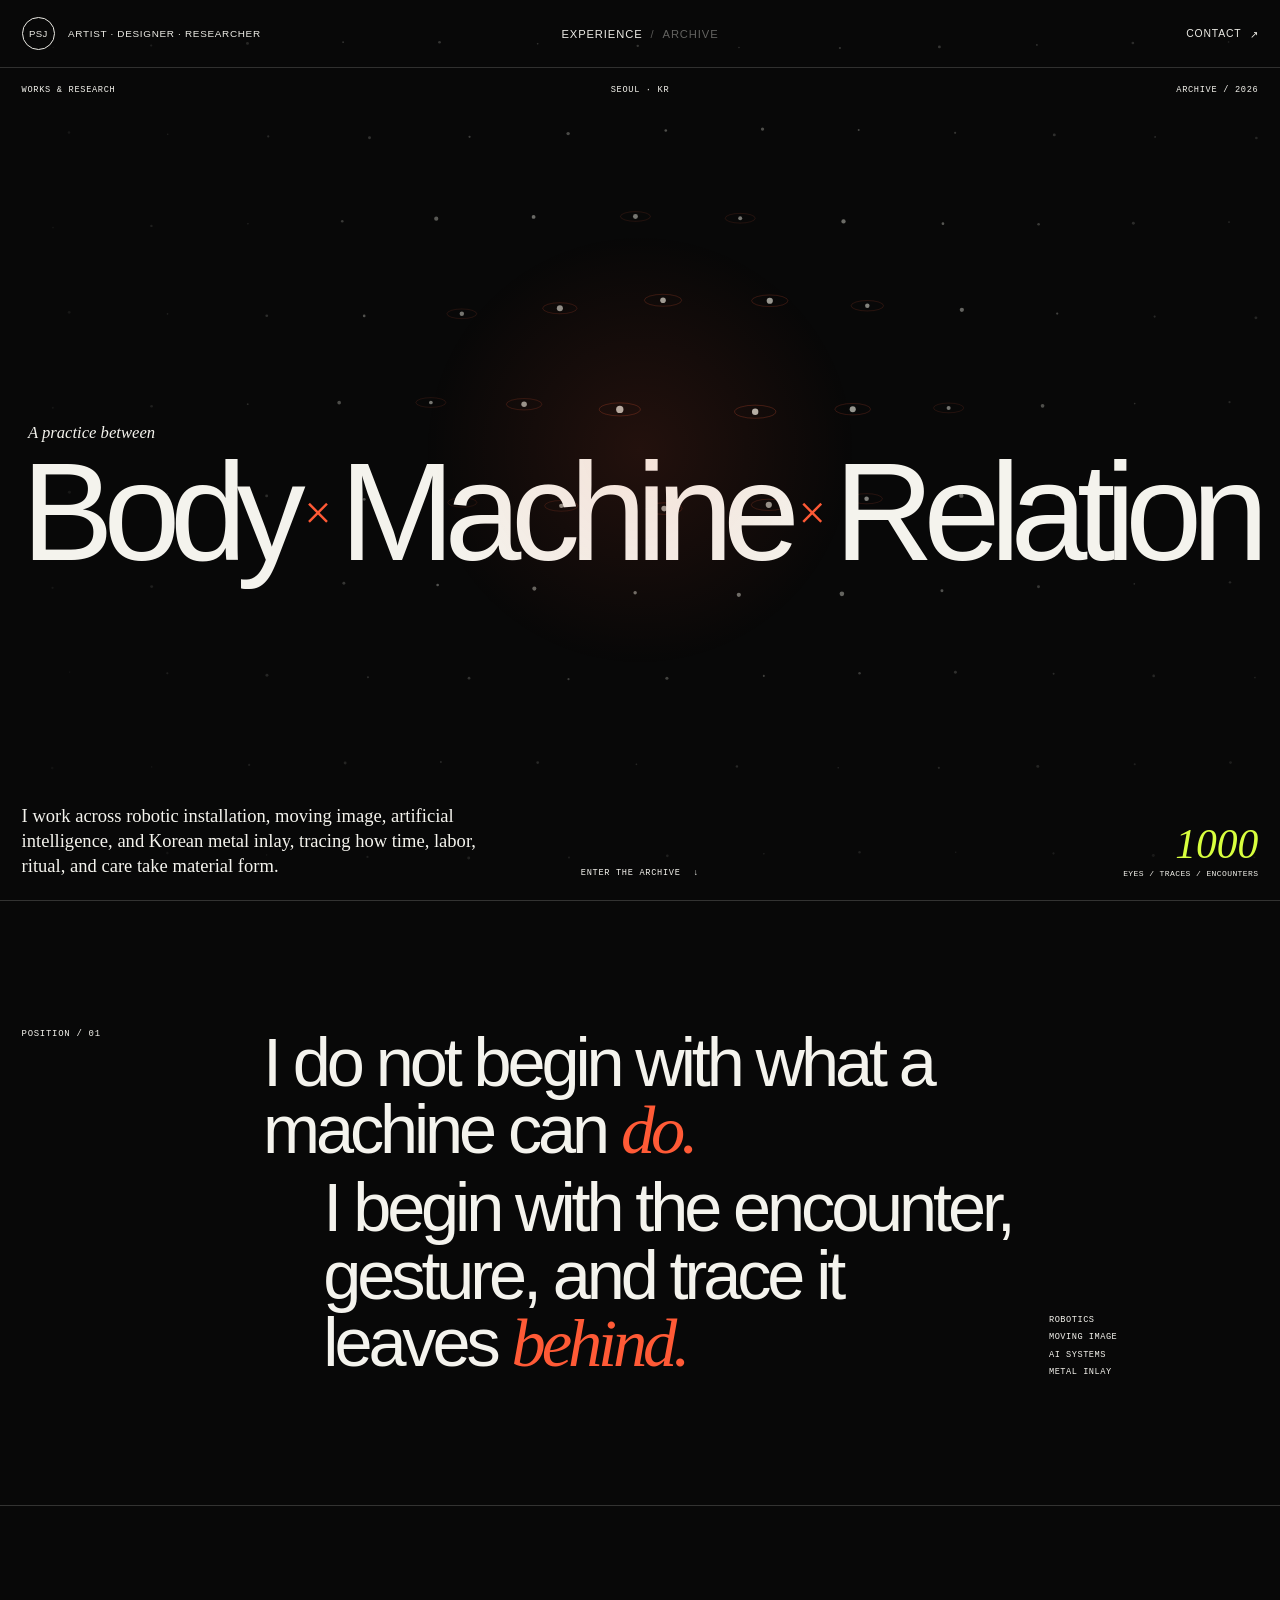
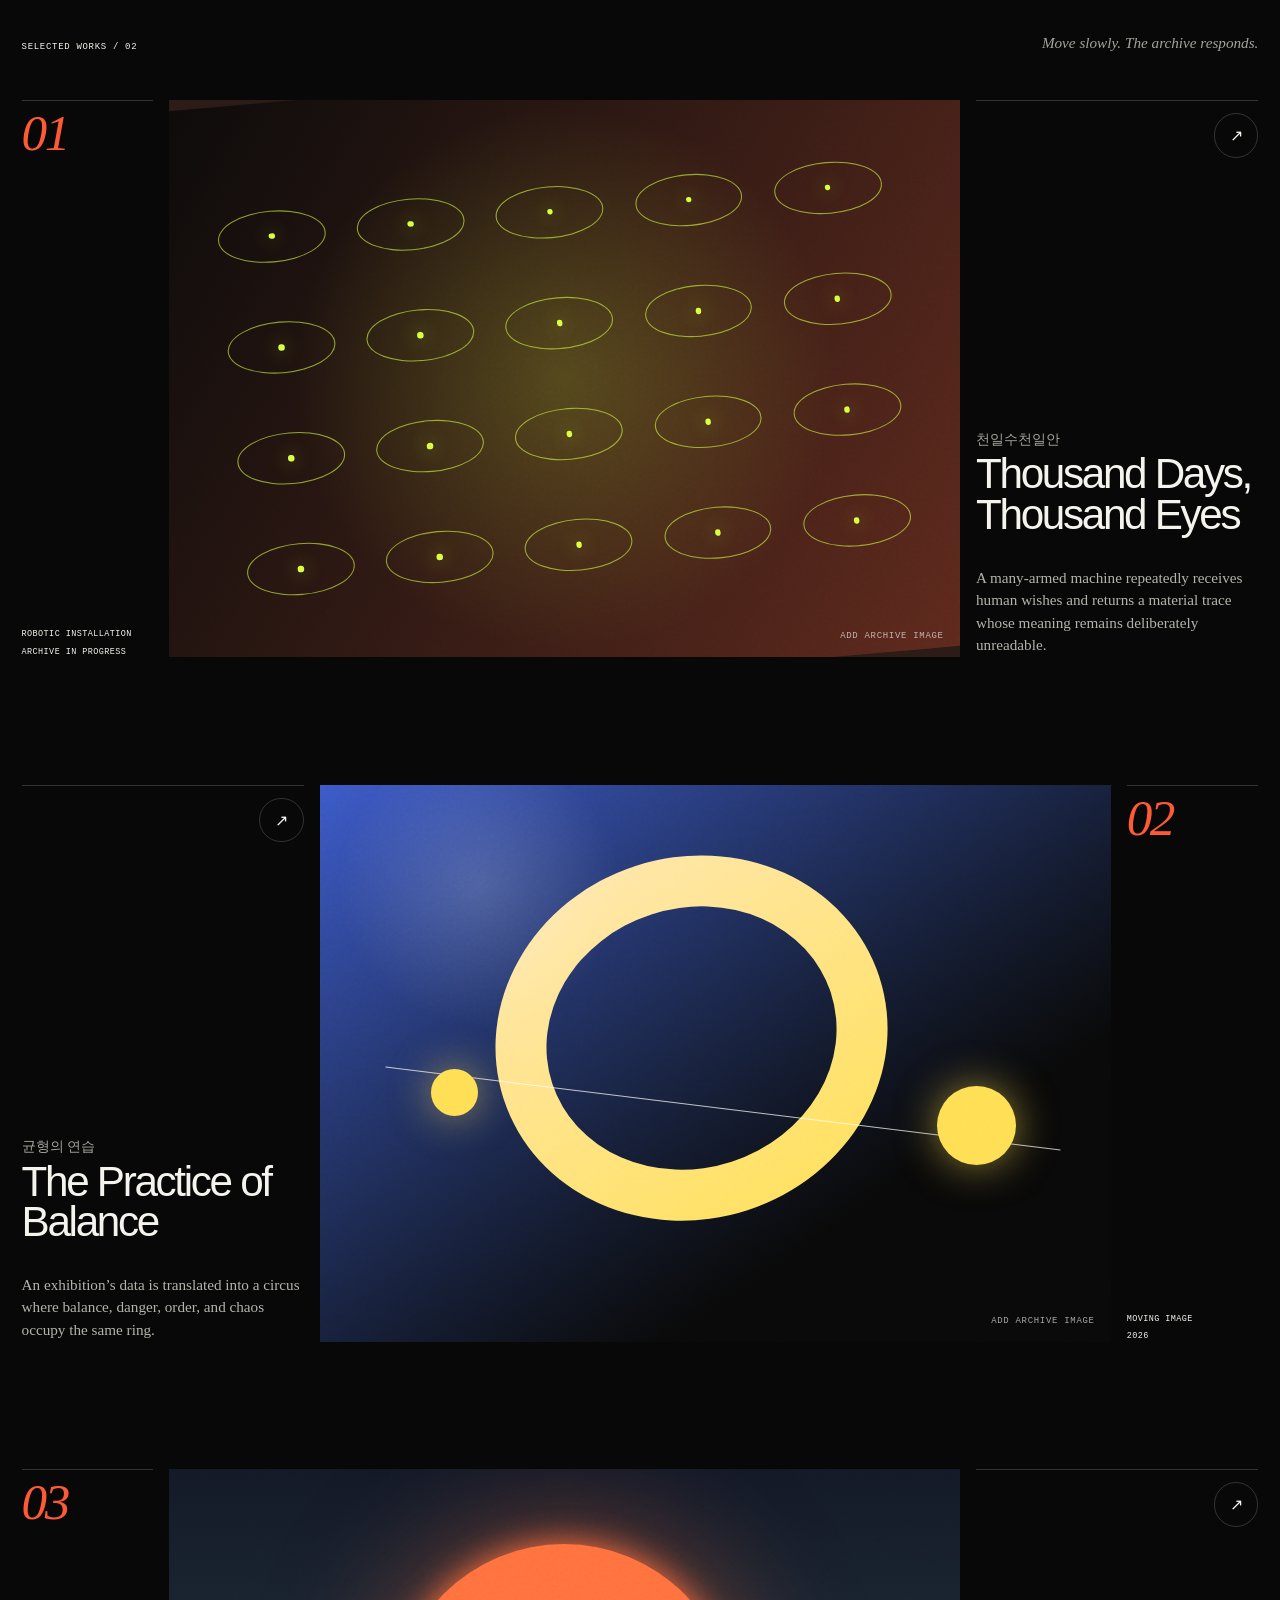
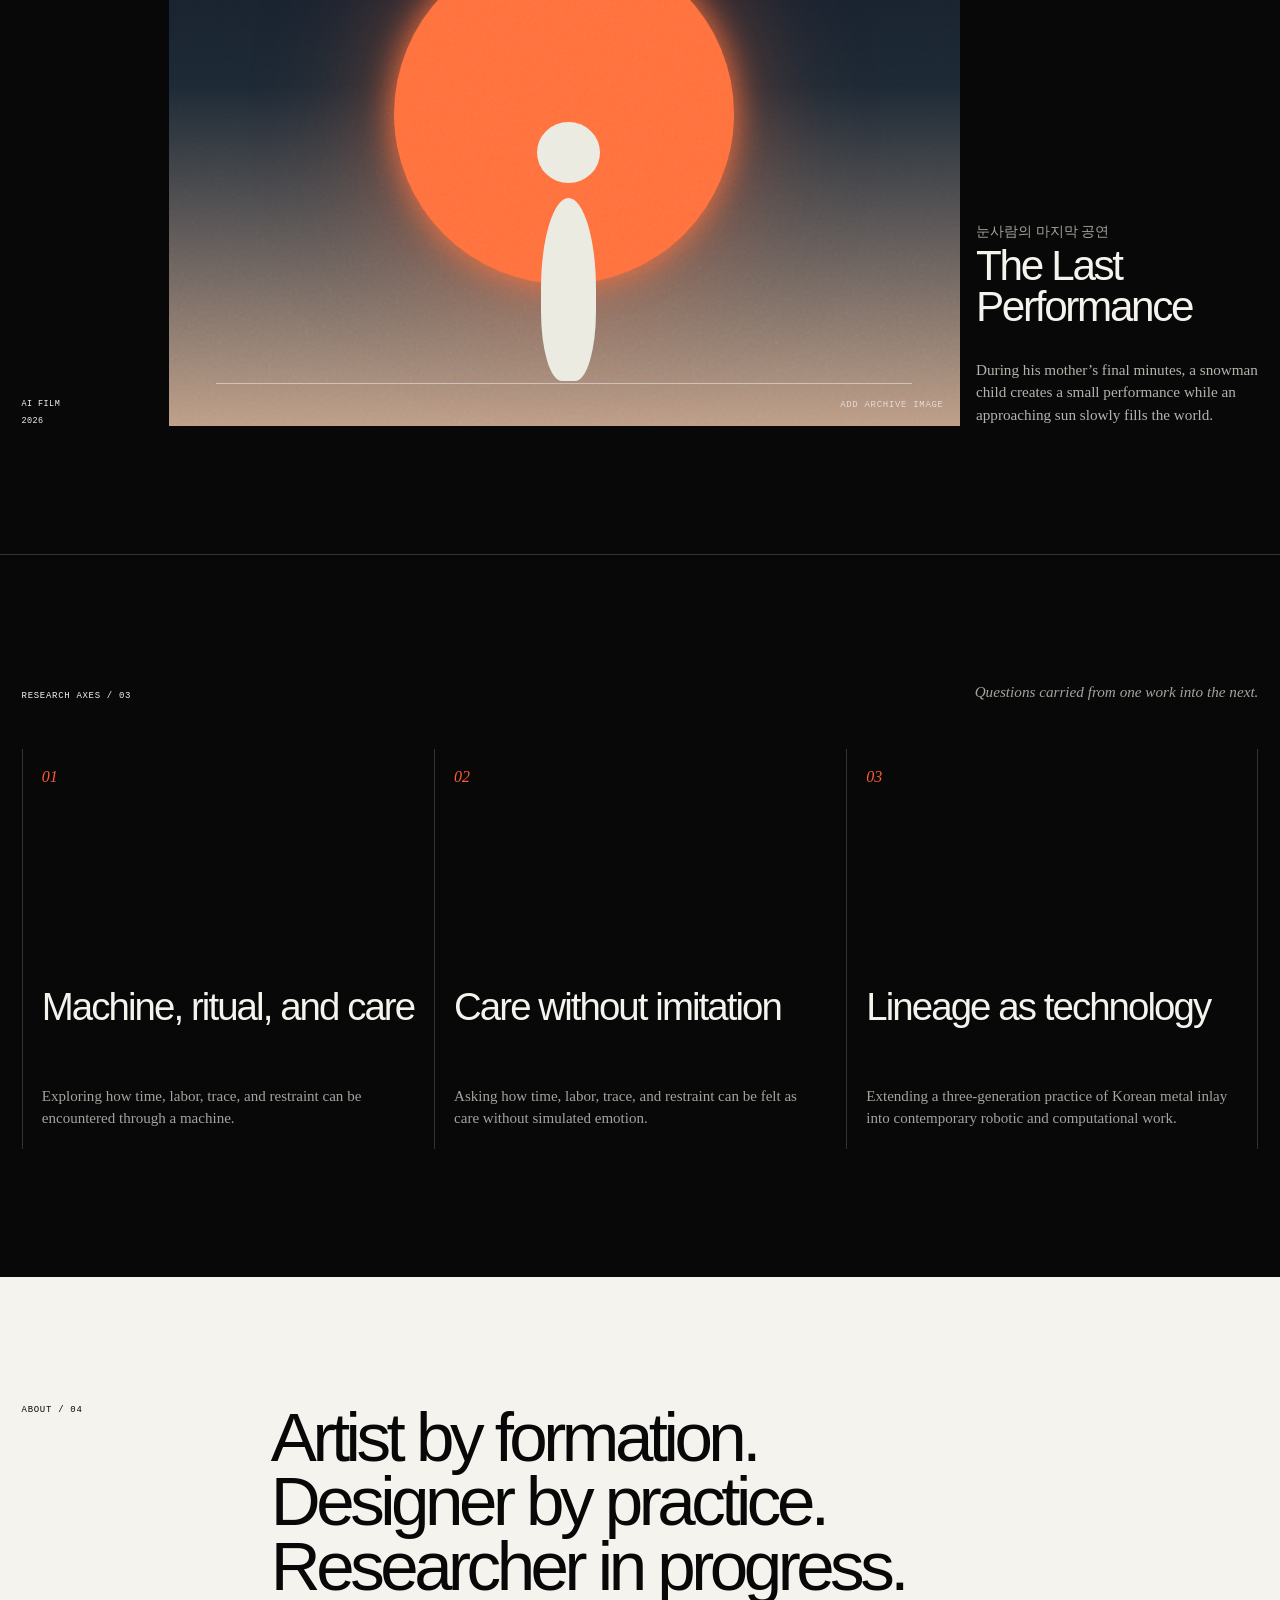
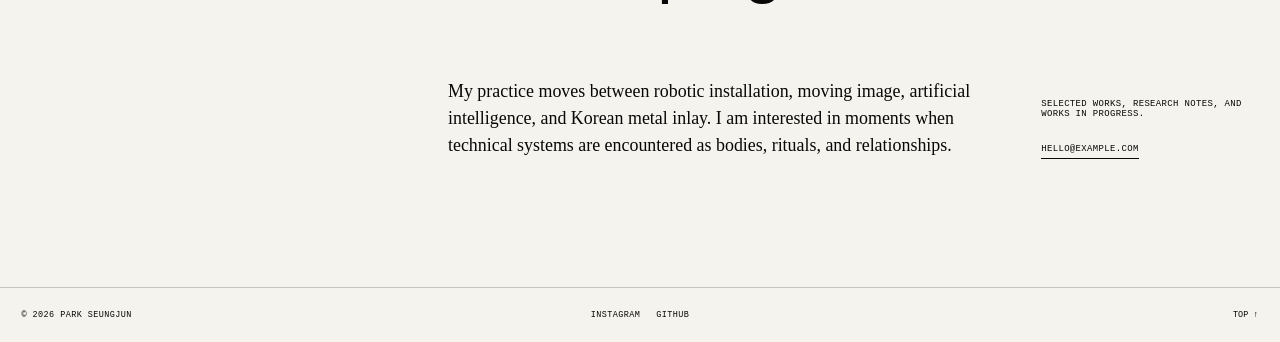
<file: index.html>
<!doctype html>
<html lang="en">
  <head>
    <meta charset="UTF-8" />
    <meta name="viewport" content="width=device-width, initial-scale=1" />
    <meta name="theme-color" content="#080808" />
    <meta
      name="description"
      content="Works and research archive of Park Seungjun — robotic installation, moving image, AI filmmaking, and Korean metal inlay."
    />
    <meta property="og:title" content="PARK SEUNGJUN — Works & Research" />
    <meta
      property="og:description"
      content="Robotic installation, moving image, artificial intelligence, Korean metal inlay, and research."
    />
    <title>PARK SEUNGJUN — Works & Research</title>
    <link rel="icon" href="./public/favicon.svg" type="image/svg+xml" />
    <link rel="stylesheet" href="./styles.css?v=studio8b" />
    <script type="module" src="./app.js?v=studio8b"></script>
  </head>
  <body>
    <a class="skip-link" href="#main">Skip to content</a>
    <div id="app">
      <main class="loading-screen" id="main">
        <p>Opening the archive…</p>
      </main>
    </div>
    <noscript>This portfolio requires JavaScript to load its archive data.</noscript>
  </body>
</html>
</file>
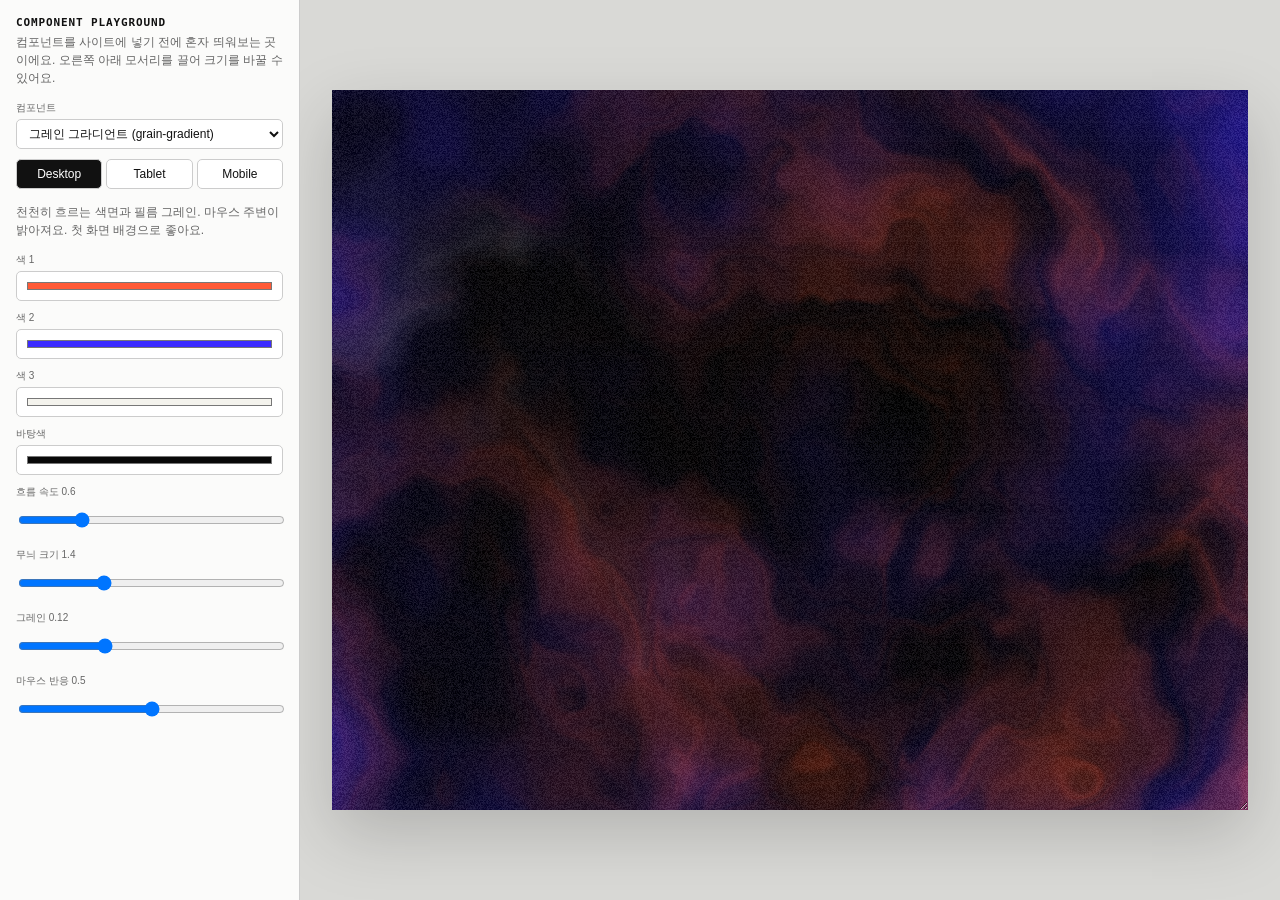
<file: components/playground.html>
<!doctype html>
<html lang="ko">
  <head>
    <meta charset="UTF-8" />
    <meta name="viewport" content="width=device-width, initial-scale=1" />
    <meta name="robots" content="noindex" />
    <title>Component Playground</title>
    <link rel="stylesheet" href="../styles.css?v=studio8b" />
    <style>
      body { background: #d9d9d6; color: #111; font: 12px Arial, sans-serif; margin: 0; }
      .playground { display: grid; grid-template-columns: 300px minmax(0, 1fr); min-height: 100vh; }
      .playground aside { background: #fbfbfa; border-right: 1px solid #ccc; overflow: auto; padding: 16px; }
      .playground h1 { font: 600 11px/1.2 monospace; letter-spacing: .08em; margin: 0 0 4px; text-transform: uppercase; }
      .playground p { color: #666; line-height: 1.5; margin: 0 0 14px; }
      .playground label { display: block; margin-bottom: 10px; }
      .playground label span { color: #666; display: block; font-size: 10px; margin-bottom: 4px; }
      .playground input:not([type="checkbox"]), .playground select, .playground textarea { background: #fff; border: 1px solid #ccc; border-radius: 5px; box-sizing: border-box; min-height: 30px; padding: 6px 8px; width: 100%; }
      .playground .sizes { display: grid; gap: 4px; grid-template-columns: repeat(3, 1fr); margin-bottom: 14px; }
      .playground .sizes button { background: #fff; border: 1px solid #ccc; border-radius: 5px; padding: 7px; }
      .playground .sizes button.is-active { background: #111; color: #fff; }
      .playground main { align-items: center; display: flex; justify-content: center; overflow: auto; padding: 32px; }
      .stage { background: #fff; box-shadow: 0 24px 64px rgba(0,0,0,.18); position: relative; resize: both; overflow: hidden; }
      .stage > [data-component] { height: 100%; inset: 0; position: absolute; width: 100%; }
      .error { color: #ad3131; white-space: pre-wrap; }
    </style>
  </head>
  <body>
    <div class="playground">
      <aside>
        <h1>Component playground</h1>
        <p>컴포넌트를 사이트에 넣기 전에 혼자 띄워보는 곳이에요. 오른쪽 아래 모서리를 끌어 크기를 바꿀 수 있어요.</p>
        <label><span>컴포넌트</span><select data-pick></select></label>
        <div class="sizes"><button data-size="1200x720" class="is-active" type="button">Desktop</button><button data-size="834x700" type="button">Tablet</button><button data-size="390x700" type="button">Mobile</button></div>
        <p data-description></p>
        <form data-props></form>
        <p class="error" data-error></p>
      </aside>
      <main><div class="stage" data-stage style="width:1200px;height:720px"></div></main>
    </div>
    <script type="module">
      import { loadComponentMetas, mountComponents, resolveProps } from "../archive/components-host.js?v=studio8b";
      const params = new URLSearchParams(location.search);
      const picker = document.querySelector("[data-pick]");
      const form = document.querySelector("[data-props]");
      const stage = document.querySelector("[data-stage]");
      const errorBox = document.querySelector("[data-error]");
      const escape = (value) => String(value ?? "").replace(/[&<>"']/g, (char) => ({ "&": "&amp;", "<": "&lt;", ">": "&gt;", '"': "&quot;", "'": "&#039;" })[char]);
      const metas = await loadComponentMetas();
      picker.innerHTML = metas.map((meta) => `<option value="${meta.id}">${escape(meta.name)} (${meta.id})</option>`).join("");
      if (params.get("c")) picker.value = params.get("c");
      let host = null;
      let props = {};

      const field = (prop, value) => {
        const name = `data-prop="${prop.key}"`;
        if (prop.type === "toggle") return `<label><input ${name} type="checkbox" ${value ? "checked" : ""}> ${escape(prop.label)}</label>`;
        if (prop.type === "select") return `<label><span>${escape(prop.label)}</span><select ${name}>${prop.options.map(([key, label]) => `<option value="${escape(key)}" ${key === value ? "selected" : ""}>${escape(label)}</option>`).join("")}</select></label>`;
        if (prop.type === "textarea" || prop.type === "images") return `<label><span>${escape(prop.label)}</span><textarea ${name} rows="4">${escape(Array.isArray(value) ? value.join("\n") : value)}</textarea></label>`;
        const type = prop.type === "range" ? "range" : prop.type === "number" ? "number" : prop.type === "color" ? "color" : "text";
        return `<label><span>${escape(prop.label)} <output>${prop.type === "range" ? escape(value) : ""}</output></span><input ${name} type="${type}" value="${escape(value)}" ${prop.min != null ? `min="${prop.min}"` : ""} ${prop.max != null ? `max="${prop.max}"` : ""} ${prop.step != null ? `step="${prop.step}"` : ""}></label>`;
      };

      const mount = () => {
        host?.destroy();
        errorBox.textContent = "";
        const meta = metas.find((item) => item.id === picker.value);
        stage.innerHTML = `<div class="canvas-component" data-component="${meta.id}" data-component-props="${escape(JSON.stringify(props))}"></div>`;
        host = mountComponents([stage], { editing: false });
        setTimeout(() => { const error = stage.querySelector("[data-component-error]")?.dataset.componentError; if (error) errorBox.textContent = error; }, 600);
      };

      const choose = () => {
        const meta = metas.find((item) => item.id === picker.value);
        props = resolveProps(meta, {});
        document.querySelector("[data-description]").textContent = meta.error ? `불러오기 실패: ${meta.error}` : meta.description;
        form.innerHTML = meta.props.map((prop) => field(prop, props[prop.key])).join("");
        mount();
      };

      form.addEventListener("input", (event) => {
        const input = event.target.closest("[data-prop]");
        if (!input) return;
        const meta = metas.find((item) => item.id === picker.value);
        const prop = meta.props.find((item) => item.key === input.dataset.prop);
        props[prop.key] = input.type === "checkbox" ? input.checked : ["range", "number"].includes(prop.type) ? Number(input.value) : prop.type === "images" ? input.value.split("\n").filter(Boolean) : input.value;
        const output = input.closest("label")?.querySelector("output");
        if (output) output.textContent = input.value;
        clearTimeout(form._timer);
        form._timer = setTimeout(mount, prop.type === "range" ? 120 : 300);
      });
      picker.addEventListener("change", choose);
      document.querySelectorAll("[data-size]").forEach((button) => button.addEventListener("click", () => {
        document.querySelectorAll("[data-size]").forEach((item) => item.classList.toggle("is-active", item === button));
        const [width, height] = button.dataset.size.split("x");
        stage.style.width = `${width}px`;
        stage.style.height = `${height}px`;
      }));
      choose();
    </script>
  </body>
</html>
</file>
<file: styles.css>
:root {
  --black: #080808;
  --white: #f4f3ed;
  --muted: #a4a39c;
  --accent: #ff5a36;
  --signal: #d8ff3e;
  --paper: #f1efe8;
  --ink: #11110f;
  --line-dark: rgba(244, 243, 237, 0.18);
  --line-light: rgba(17, 17, 15, 0.2);
  --sans: Arial, Helvetica, "Apple SD Gothic Neo", sans-serif;
  --serif: Georgia, "Times New Roman", "Noto Serif KR", serif;
  --mono: "SFMono-Regular", Consolas, "Liberation Mono", monospace;
}

* { box-sizing: border-box; }
html { background: var(--black); scroll-behavior: smooth; }
body { margin: 0; background: var(--black); color: var(--white); font-family: var(--sans); -webkit-font-smoothing: antialiased; text-rendering: optimizeLegibility; }
a { color: inherit; text-decoration: none; }
button, input, textarea, select { color: inherit; font: inherit; }
button { border: 0; }
::selection { background: var(--accent); color: var(--black); }
:focus-visible { outline: 2px solid currentColor; outline-offset: 4px; }
.skip-link { background: var(--white); color: var(--black); left: 1rem; padding: .65rem 1rem; position: fixed; top: -5rem; z-index: 100; }
.skip-link:focus { top: 1rem; }
.loading-screen { align-items: center; display: flex; font-family: var(--mono); font-size: .65rem; justify-content: center; letter-spacing: .08em; min-height: 100svh; text-transform: uppercase; }

.view-switch { align-items: center; display: flex; font-size: .7rem; gap: .5rem; letter-spacing: .08em; text-transform: uppercase; }
.view-switch a { opacity: .4; transition: opacity 180ms ease; }
.view-switch a:hover, .view-switch a.is-active { opacity: 1; }
.view-switch span { opacity: .35; }

/* Procedural project visuals */
.project-visual { background: color-mix(in srgb, var(--project-accent) 12%, #111); contain: paint; min-height: 16rem; overflow: hidden; position: relative; }
.project-visual > img { height: 100%; inset: 0; object-fit: cover; position: absolute; transition: filter 600ms ease, transform 900ms cubic-bezier(.16, 1, .3, 1); width: 100%; }
.project-visual__fallback { height: 100%; inset: 0; min-height: inherit; overflow: hidden; position: absolute; }
.project-visual__fallback::after { background-image: url("data:image/svg+xml,%3Csvg viewBox='0 0 180 180' xmlns='http://www.w3.org/2000/svg'%3E%3Cfilter id='n'%3E%3CfeTurbulence type='fractalNoise' baseFrequency='.92' numOctaves='3' stitchTiles='stitch'/%3E%3C/filter%3E%3Crect width='100%25' height='100%25' filter='url(%23n)' opacity='.24'/%3E%3C/svg%3E"); content: ""; inset: 0; mix-blend-mode: overlay; opacity: .42; pointer-events: none; position: absolute; }
.project-visual__upload-hint { bottom: 1rem; color: rgba(255,255,255,.64); font-family: var(--mono); font-size: .56rem; letter-spacing: .08em; position: absolute; right: 1rem; text-transform: uppercase; z-index: 4; }
.eye-field { background: radial-gradient(circle at 50% 50%, color-mix(in srgb, var(--project-secondary) 20%, transparent), transparent 52%), linear-gradient(125deg, #090909 0%, color-mix(in srgb, var(--project-accent) 40%, #090909) 100%); display: grid; gap: clamp(.7rem, 2.3vw, 2.2rem); grid-template-columns: repeat(5,1fr); inset: 0; padding: 11%; position: absolute; transform: scale(1.08) rotate(-5deg); }
.eye-field span { align-self: center; aspect-ratio: 2.1/1; border: 1px solid color-mix(in srgb, var(--project-secondary) 60%, transparent); border-radius: 50%; position: relative; transition: transform 500ms cubic-bezier(.16,1,.3,1); }
.eye-field span::after { aspect-ratio: 1; background: var(--project-secondary); border-radius: 50%; box-shadow: 0 0 1.1rem color-mix(in srgb,var(--project-secondary) 65%,transparent); content: ""; left: calc(50% - .17rem); position: absolute; top: calc(50% - .17rem); width: .34rem; }
.project-visual:hover .eye-field span:nth-child(3n+1) { transform: translateX(18%); }
.project-visual:hover .eye-field span:nth-child(3n+2) { transform: translateX(-16%); }
.balance-field { background: radial-gradient(circle at 20% 18%, rgba(255,255,255,.16), transparent 18%), linear-gradient(145deg, color-mix(in srgb,var(--project-accent) 78%,#090909),#090909 72%); inset: 0; position: absolute; }
.balance-field__ring { border: clamp(1.1rem,4vw,3.7rem) solid var(--project-secondary); border-radius: 50%; height: 65%; left: 22%; mix-blend-mode: screen; position: absolute; top: 13%; transform: rotate(-18deg); transition: transform 1.2s cubic-bezier(.16,1,.3,1); width: 50%; }
.balance-field__line { background: rgba(255,255,255,.72); height: 1px; left: 8%; position: absolute; top: 58%; transform: rotate(7deg); width: 86%; }
.balance-field__orb { aspect-ratio: 1; background: var(--project-secondary); border-radius: 50%; box-shadow: 0 0 2.5rem color-mix(in srgb,var(--project-secondary) 55%,transparent); position: absolute; transition: transform 1s cubic-bezier(.16,1,.3,1); }
.balance-field__orb--a { left: 14%; top: 51%; width: 6%; }
.balance-field__orb--b { right: 12%; top: 54%; width: 10%; }
.project-visual:hover .balance-field__ring { transform: rotate(11deg) scale(1.03); }
.project-visual:hover .balance-field__orb--a { transform: translate(12vw,-2.2rem); }
.project-visual:hover .balance-field__orb--b { transform: translate(-8vw,1.1rem); }
.sun-field { background: linear-gradient(180deg,#131927 0%,#1d2935 39%,color-mix(in srgb,var(--project-accent) 48%,#8c533b) 100%); inset: 0; position: absolute; }
.sun-field__disc { aspect-ratio: 1; background: var(--project-secondary); border-radius: 50%; box-shadow: 0 0 2rem color-mix(in srgb,var(--project-secondary) 95%,transparent),0 0 8rem color-mix(in srgb,var(--project-secondary) 52%,transparent); left: 50%; position: absolute; top: 44%; transform: translate(-50%,-50%); transition: transform 1.4s cubic-bezier(.16,1,.3,1); width: 43%; }
.sun-field__figure { background: #ecebe2; border-radius: 50% 50% 38% 38%; bottom: 8%; height: 33%; left: 47%; position: absolute; width: 7%; }
.sun-field__figure::after { background: #ecebe2; border-radius: 50%; content: ""; left: -7%; padding-top: 110%; position: absolute; top: -41%; width: 114%; }
.sun-field__horizon { background: rgba(255,255,255,.45); bottom: 7.5%; height: 1px; left: 6%; position: absolute; width: 88%; }
.project-visual:hover .sun-field__disc { transform: translate(-50%,-50%) scale(1.18); }

/* Immersive experience */
.experience-page { --mouse-x: 50vw; --mouse-y: 50vh; background: var(--black); color: var(--white); min-height: 100vh; overflow: clip; position: relative; }
.experience-page__aura { background: radial-gradient(circle 18rem at var(--mouse-x) var(--mouse-y),color-mix(in srgb,var(--accent) 11%,transparent),transparent 75%); inset: 0; pointer-events: none; position: fixed; z-index: 20; }
.experience-header { align-items: center; border-bottom: 1px solid var(--line-dark); display: grid; grid-template-columns: 1fr auto 1fr; left: 0; mix-blend-mode: difference; padding: 1.05rem 1.35rem; position: absolute; right: 0; top: 0; z-index: 30; }
.experience-header__name { align-items: center; display: flex; gap: .8rem; }
.experience-header__name span:first-child { border: 1px solid currentColor; border-radius: 50%; display: grid; font-size: .6rem; height: 2.1rem; letter-spacing: .04em; place-items: center; width: 2.1rem; }
.experience-header__name span:last-child { font-size: .62rem; letter-spacing: .07em; text-transform: uppercase; }
.experience-header__contact { align-items: center; display: flex; font-size: .65rem; gap: .5rem; justify-self: end; letter-spacing: .08em; text-transform: uppercase; }
.experience-header__contact span { transition: transform 200ms ease; }
.experience-header__contact:hover span { transform: translate(.2rem,-.2rem); }
.experience-hero { align-items: center; display: flex; min-height: 100svh; overflow: hidden; padding: 7rem 1.35rem 1.25rem; position: relative; }
.pointer-field { cursor: crosshair; height: 100%; inset: 0; position: absolute; touch-action: pan-y; width: 100%; }
.experience-hero::after { background: linear-gradient(90deg,rgba(8,8,8,.8),transparent 32%,transparent 72%,rgba(8,8,8,.38)),linear-gradient(0deg,rgba(8,8,8,.58),transparent 30%); content: ""; inset: 0; pointer-events: none; position: absolute; }
.experience-hero__topline { display: flex; font-family: var(--mono); font-size: .54rem; justify-content: space-between; left: 1.35rem; letter-spacing: .08em; position: absolute; right: 1.35rem; text-transform: uppercase; top: 5.3rem; z-index: 2; }
.experience-hero__topline span:nth-child(2) { left: 50%; position: absolute; transform: translateX(-50%); }
.experience-hero__title-wrap { pointer-events: none; position: relative; width: 100%; z-index: 2; }
.experience-hero__kicker { font-family: var(--serif); font-size: clamp(.88rem,1.3vw,1.2rem); font-style: italic; margin: 0 0 .8rem .4rem; }
.experience-hero h1 { align-items: center; display: flex; font-size: clamp(3.5rem,10.8vw,10rem); font-weight: 400; justify-content: space-between; letter-spacing: -.075em; line-height: .82; margin: 0; white-space: nowrap; }
.experience-hero h1 > span:not(.experience-hero__connector) { animation: title-breathe 8s ease-in-out infinite alternate; }
.experience-hero h1 > span:nth-child(3) { animation-delay: -2.6s; }
.experience-hero h1 > span:nth-child(5) { animation-delay: -5.2s; }
.experience-hero__connector { color: var(--accent); font-family: var(--serif); font-size: .35em; font-style: italic; letter-spacing: 0; margin: 0 .12em; }
@keyframes title-breathe { from { opacity: .82; transform: scaleX(.98); } to { opacity: 1; transform: scaleX(1.015); } }
.experience-hero__intro { bottom: 1.35rem; font-family: var(--serif); font-size: clamp(1rem,1.45vw,1.3rem); left: 1.35rem; line-height: 1.35; margin: 0; max-width: 31rem; position: absolute; z-index: 2; }
.experience-hero__scroll { align-items: center; bottom: 1.35rem; display: flex; font-family: var(--mono); font-size: .54rem; gap: .8rem; left: 50%; letter-spacing: .08em; position: absolute; text-transform: uppercase; transform: translateX(-50%); z-index: 3; }
.experience-hero__scroll span:last-child { animation: scroll-nudge 1.5s ease-in-out infinite; }
@keyframes scroll-nudge { 0%,100% { transform: translateY(-.15rem); } 50% { transform: translateY(.25rem); } }
.experience-hero__index { bottom: 1.35rem; display: flex; flex-direction: column; position: absolute; right: 1.35rem; text-align: right; z-index: 2; }
.experience-hero__index span:first-child { color: var(--signal); font-family: var(--serif); font-size: 2.6rem; font-style: italic; line-height: .9; }
.experience-hero__index span:last-child { font-family: var(--mono); font-size: .5rem; letter-spacing: .05em; margin-top: .4rem; text-transform: uppercase; }
.section-label { font-family: var(--mono); font-size: .56rem; letter-spacing: .08em; margin: 0; text-transform: uppercase; }
[data-reveal] { opacity: 0; transform: translateY(3rem); transition: opacity 900ms cubic-bezier(.16,1,.3,1),transform 900ms cubic-bezier(.16,1,.3,1); }
[data-reveal].is-visible { opacity: 1; transform: translateY(0); }
.experience-manifesto { border-bottom: 1px solid var(--line-dark); border-top: 1px solid var(--line-dark); display: grid; gap: 2rem; grid-template-columns: 1fr 3.6fr 1fr; padding: clamp(5rem,10vw,10rem) 1.35rem; }
.experience-manifesto__body p { font-size: clamp(2.25rem,5.35vw,5.8rem); font-weight: 400; letter-spacing: -.06em; line-height: .98; margin: 0; }
.experience-manifesto__body p + p { margin-top: .15em; padding-left: 8%; }
.experience-manifesto__body em { color: var(--accent); font-family: var(--serif); font-weight: 400; }
.experience-manifesto__aside { align-self: end; display: flex; flex-direction: column; font-family: var(--mono); font-size: .54rem; gap: .45rem; letter-spacing: .06em; text-transform: uppercase; }
.experience-works { padding: clamp(5rem,10vw,9rem) 1.35rem; }
.experience-section-head { align-items: end; display: flex; justify-content: space-between; margin-bottom: 3rem; }
.experience-section-head > p:last-child { color: var(--muted); font-family: var(--serif); font-size: .95rem; font-style: italic; margin: 0; }
.experience-works__list { display: flex; flex-direction: column; gap: clamp(5rem,10vw,10rem); }
.experience-work { --card-x: 0; --card-y: 0; display: grid; gap: 1rem; grid-template-columns: minmax(6rem,.7fr) minmax(0,4.2fr) minmax(16rem,1.5fr); position: relative; }
.experience-work:nth-child(even) { grid-template-columns: minmax(16rem,1.5fr) minmax(0,4.2fr) minmax(6rem,.7fr); }
.experience-work:nth-child(even) .experience-work__meta { grid-column: 3; grid-row: 1; }
.experience-work:nth-child(even) .project-visual { grid-column: 2; grid-row: 1; }
.experience-work:nth-child(even) .experience-work__copy { grid-column: 1; grid-row: 1; }
.experience-work__meta { border-top: 1px solid var(--line-dark); display: flex; flex-direction: column; font-family: var(--mono); font-size: .53rem; gap: .45rem; letter-spacing: .05em; padding-top: .75rem; text-transform: uppercase; }
.experience-work__meta span:first-child { color: var(--accent); font-family: var(--serif); font-size: 3.2rem; font-style: italic; letter-spacing: -.05em; line-height: .8; margin-bottom: auto; }
.experience-work > .project-visual { aspect-ratio: 1.42/1; transform: perspective(1100px) rotateY(calc(var(--card-x)*1.8deg)) rotateX(calc(var(--card-y)*-1.8deg)); transition: transform 500ms cubic-bezier(.16,1,.3,1); }
.experience-work__copy { align-content: end; border-top: 1px solid var(--line-dark); display: grid; gap: 2rem; padding-top: .75rem; position: relative; }
.experience-work__copy > div > p { color: var(--muted); font-family: var(--serif); font-size: .9rem; margin: 0 0 .35rem; }
.experience-work__copy h2 { font-size: clamp(1.8rem,3.3vw,3.8rem); font-weight: 400; letter-spacing: -.055em; line-height: .95; margin: 0; }
.experience-work__copy > p { color: #b4b3ad; font-family: var(--serif); font-size: .95rem; line-height: 1.48; margin: 0; max-width: 25rem; }
.experience-work__arrow { align-items: center; border: 1px solid var(--line-dark); border-radius: 50%; display: flex; height: 2.8rem; justify-content: center; position: absolute; right: 0; top: .75rem; transition: background 250ms ease,color 250ms ease,transform 250ms ease; width: 2.8rem; }
.experience-work:hover .experience-work__arrow { background: var(--white); color: var(--black); transform: rotate(45deg); }
.experience-research { border-top: 1px solid var(--line-dark); padding: clamp(5rem,10vw,9rem) 1.35rem; }
.experience-research__grid { display: grid; grid-template-columns: repeat(3,1fr); }
.experience-research__grid article { border-left: 1px solid var(--line-dark); min-height: 25rem; padding: 1.2rem; position: relative; }
.experience-research__grid article:last-child { border-right: 1px solid var(--line-dark); }
.experience-research__grid article > span { color: var(--accent); font-family: var(--serif); font-size: 1rem; font-style: italic; }
.experience-research__grid h2 { bottom: 7.8rem; font-size: clamp(1.8rem,3vw,3.5rem); font-weight: 400; left: 1.2rem; letter-spacing: -.05em; line-height: .92; margin: 0; position: absolute; right: 1.2rem; }
.experience-research__grid article > p { bottom: 1.2rem; color: var(--muted); font-family: var(--serif); font-size: .94rem; left: 1.2rem; line-height: 1.45; margin: 0; max-width: 23rem; position: absolute; right: 1.2rem; }
.experience-about { background: var(--white); color: var(--black); display: grid; gap: 2rem; grid-template-columns: 1fr 3.4fr 1fr; padding: clamp(5rem,10vw,10rem) 1.35rem; }
.experience-about__copy h2 { font-size: clamp(2.5rem,5.4vw,6rem); font-weight: 400; letter-spacing: -.065em; line-height: .93; margin: 0; }
.experience-about__copy > p { font-family: var(--serif); font-size: clamp(1.05rem,1.4vw,1.28rem); line-height: 1.5; margin: 5rem 0 0 24%; max-width: 38rem; }
.experience-about__contact { align-self: end; font-family: var(--mono); font-size: .56rem; letter-spacing: .04em; text-transform: uppercase; }
.experience-about__contact a { border-bottom: 1px solid currentColor; display: inline-block; margin-top: 1rem; padding-bottom: .25rem; }
.experience-footer { align-items: center; background: var(--white); border-top: 1px solid var(--line-light); color: var(--black); display: grid; font-family: var(--mono); font-size: .53rem; grid-template-columns: 1fr auto 1fr; letter-spacing: .05em; padding: 1.4rem 1.35rem; text-transform: uppercase; }
.experience-footer p { margin: 0; }
.experience-footer div { display: flex; gap: 1rem; }
.experience-footer button { background: none; cursor: pointer; justify-self: end; padding: 0; text-transform: uppercase; }

/* Freeform archive canvas */
html[data-view="archive"],html[data-view="archive"] body { background: #fff; color: #111; }
.archive-page { background: #fff; color: #111; min-height: 100vh; overflow: clip; }
.archive-page ::selection { background: #111; color: #fff; }
.archive-canvas-nav { align-items: center; background: rgba(255,255,255,.9); border-bottom: 1px solid #e6e6e6; display: flex; height: 3rem; justify-content: center; position: relative; z-index: 100; }
.archive-canvas-nav .view-switch { font-size: .62rem; }
.archive-canvas-viewport { min-height: calc(100vh - 3rem); overflow: hidden; width: 100%; }
.archive-canvas-sizer { margin: 0 auto; position: relative; }
.archive-canvas { background: #fff; overflow: hidden; position: relative; transform-origin: top left; }
.canvas-block { position: absolute; transform-origin: center; }
.canvas-block__entrance,.canvas-block__timeline,.canvas-block__loop,.canvas-block__hover,.canvas-block__content,.canvas-block__content > *,.canvas-block__link { display: block; height: 100%; width: 100%; }
.canvas-block__entrance { opacity: 1; transition: opacity var(--entrance-duration) var(--entrance-easing) var(--entrance-delay),filter var(--entrance-duration) var(--entrance-easing) var(--entrance-delay),transform var(--entrance-duration) var(--entrance-easing) var(--entrance-delay); }
.canvas-block__timeline { transform-origin: center; }
[data-motion-lab] .canvas-block__timeline { will-change: transform,opacity,filter; }
.canvas-block__text { margin: 0; overflow: hidden; white-space: pre-wrap; }
.canvas-block img,.canvas-block video,.canvas-block audio,.canvas-block iframe { border: 0; display: block; height: 100%; width: 100%; }
.canvas-block__repeated-image,.canvas-block__shape { height: 100%; width: 100%; }
.canvas-block__button { align-items: center; display: flex; justify-content: center; overflow: hidden; text-decoration: none; }
.canvas-block__link:active .canvas-block__button { transform: scale(.97); }
.canvas-block__line { height: 100%; width: 100%; }
.canvas-block--image .canvas-block__content,.canvas-block--video .canvas-block__content,.canvas-block--audio .canvas-block__content,.canvas-block--gallery .canvas-block__content,.canvas-block--embed .canvas-block__content { overflow: hidden; }
.canvas-block__placeholder { align-items: center; background: repeating-linear-gradient(135deg,#f2f2f2,#f2f2f2 8px,#e9e9e9 8px,#e9e9e9 16px); color: #777; display: flex; font-family: var(--mono); font-size: .65rem; height: 100%; justify-content: center; letter-spacing: .08em; width: 100%; }
.canvas-native-media,.canvas-gif-shell,.canvas-embed-shell,.canvas-embed-placeholder,.canvas-editor-media-preview,.canvas-audio-link,.canvas-media-poster { height: 100%; position: relative; width: 100%; }
.canvas-native-media video,.canvas-native-media audio,.canvas-gif-shell img,.canvas-media-poster__image { height: 100%; object-fit: cover; width: 100%; }
.canvas-media-poster { align-items: center; background: #e9e9e5; display: flex; justify-content: center; overflow: hidden; }
.canvas-media-poster__fallback { color: #111; font-family: var(--mono); font-size: clamp(.62rem,1.1vw,1rem); letter-spacing: .12em; text-align: center; text-transform: uppercase; }
.canvas-media-play { align-items: center; backdrop-filter: blur(14px); background: rgba(17,17,17,.88); border: 1px solid rgba(255,255,255,.28); border-radius: 999px; bottom: 18px; color: #fff; cursor: pointer; display: flex; font-family: var(--mono); font-size: 10px; gap: 9px; left: 18px; letter-spacing: .04em; max-width: calc(100% - 36px); min-height: 44px; padding: 10px 14px; position: absolute; text-transform: uppercase; transform: scale(var(--archive-control-scale,1)); transform-origin: left bottom; transition: background 180ms ease,transform 180ms ease; width: auto; z-index: 4; }
.canvas-media-play:hover { background: #111; transform: translateY(-2px) scale(var(--archive-control-scale,1)); }
.canvas-media-play:focus-visible { outline: 2px solid #fff; outline-offset: 3px; }
.canvas-media-play span { font-size: 9px; }
.canvas-media-play strong { font-size: inherit; font-weight: 500; overflow: hidden; text-overflow: ellipsis; white-space: nowrap; }
.canvas-media-play[hidden] { display: none; }
.canvas-native-media[data-media-mode="controls"] .canvas-media-play { display: none; }
.archive-canvas--compact-controls .canvas-native-media[data-media-mode="controls"] .canvas-media-play { display: flex; }
.canvas-native-media--audio { align-items: center; background: #111; display: flex; padding: 12px; }
.canvas-native-media--audio audio { height: 40px; }
.canvas-audio-link { align-items: center; background: #111; color: #fff; display: flex; font-family: var(--mono); gap: 14px; justify-content: center; letter-spacing: .04em; padding: 16px; text-transform: uppercase; }
.canvas-audio-link span { font-size: 1.5em; }
.canvas-embed-placeholder { background: #e9e9e5; overflow: hidden; }
.canvas-embed-placeholder .canvas-media-poster { inset: 0; position: absolute; }
.canvas-media-link-label { backdrop-filter: blur(14px); background: rgba(255,255,255,.88); border: 1px solid rgba(0,0,0,.18); bottom: 18px; color: #111; font-family: var(--mono); font-size: 10px; left: 18px; letter-spacing: .05em; min-height: 44px; padding: 14px; position: absolute; text-transform: uppercase; transform: scale(var(--archive-control-scale,1)); transform-origin: left bottom; z-index: 3; }
.canvas-embed-shell iframe { inset: 0; position: absolute; }
.canvas-editor-media-preview { background: #e9e9e5; overflow: hidden; }
.canvas-editor-media-preview--audio { align-items: center; background: #111; color: #fff; display: flex; gap: 14px; padding: 18px; }
.canvas-editor-media-preview--audio > span:first-child { font-size: 1.6em; }
.canvas-editor-media-badge { background: #111; color: #fff; font-family: var(--mono); font-size: 10px; left: 12px; letter-spacing: .08em; padding: 6px 8px; position: absolute; text-transform: uppercase; top: 12px; z-index: 4; }
.canvas-marquee { align-items: center; display: flex; overflow: hidden; white-space: nowrap; }
.canvas-marquee__track { animation: archive-marquee var(--marquee-speed) linear infinite; display: flex; min-width: max-content; will-change: transform; }
.canvas-marquee--right .canvas-marquee__track { animation-direction: reverse; }
.canvas-marquee__track > div { display: flex; }
.canvas-marquee__track span { display: inline-block; padding-right: 1.2em; }
@keyframes archive-marquee { to { transform: translateX(-50%); } }

/* Archive interactions */
.canvas-block[data-entrance="fade"] .canvas-block__entrance { opacity: 0; }
.canvas-block[data-entrance="rise"] .canvas-block__entrance { opacity: 0; transform: translateY(54px); }
.canvas-block[data-entrance="fall"] .canvas-block__entrance { opacity: 0; transform: translateY(-54px); }
.canvas-block[data-entrance="slide-left"] .canvas-block__entrance { opacity: 0; transform: translateX(70px); }
.canvas-block[data-entrance="slide-right"] .canvas-block__entrance { opacity: 0; transform: translateX(-70px); }
.canvas-block[data-entrance="scale"] .canvas-block__entrance { opacity: 0; transform: scale(.78); }
.canvas-block[data-entrance="blur"] .canvas-block__entrance { filter: blur(24px); opacity: 0; transform: scale(1.04); }
.canvas-block[data-entrance="rotate"] .canvas-block__entrance { opacity: 0; transform: rotate(-12deg) scale(.88); }
.canvas-block.is-motion-visible .canvas-block__entrance { filter: none; opacity: 1; transform: none; }
.canvas-block[data-loop="float"] .canvas-block__loop { animation: archive-float var(--loop-duration) ease-in-out var(--loop-delay) infinite var(--loop-direction); }
.canvas-block[data-loop="pulse"] .canvas-block__loop { animation: archive-pulse var(--loop-duration) ease-in-out var(--loop-delay) infinite var(--loop-direction); }
.canvas-block[data-loop="spin"] .canvas-block__loop { animation: archive-spin var(--loop-duration) linear var(--loop-delay) infinite var(--loop-direction); }
.canvas-block[data-loop="bounce"] .canvas-block__loop { animation: archive-bounce var(--loop-duration) cubic-bezier(.33,1,.68,1) var(--loop-delay) infinite var(--loop-direction); }
.canvas-block[data-loop="sway"] .canvas-block__loop { animation: archive-sway var(--loop-duration) ease-in-out var(--loop-delay) infinite var(--loop-direction); }
.canvas-block[data-loop="breathe"] .canvas-block__loop { animation: archive-breathe var(--loop-duration) ease-in-out var(--loop-delay) infinite var(--loop-direction); }
.canvas-block__hover { transition: filter var(--hover-duration) ease,opacity var(--hover-duration) ease,transform var(--hover-duration) cubic-bezier(.22,1,.36,1); }
.canvas-block[data-hover="lift"]:hover .canvas-block__hover { filter: drop-shadow(0 18px 16px rgba(0,0,0,.22)); transform: translateY(-12px); }
.canvas-block[data-hover="scale"]:hover .canvas-block__hover { transform: scale(var(--hover-amount)); }
.canvas-block[data-hover="tilt"]:hover .canvas-block__hover { transform: perspective(700px) rotateX(5deg) rotateY(-7deg) scale(1.02); }
.canvas-block[data-hover="glow"]:hover .canvas-block__hover { filter: drop-shadow(0 0 22px currentColor); }
.canvas-block[data-hover="invert"]:hover .canvas-block__hover { filter: invert(1); }
.canvas-block[data-hover="fade"]:hover .canvas-block__hover { opacity: .45; }
@keyframes archive-float { to { transform: translateY(-22px); } }
@keyframes archive-pulse { to { opacity: .38; } }
@keyframes archive-spin { to { transform: rotate(360deg); } }
@keyframes archive-bounce { 45% { transform: translateY(-26px); } 70% { transform: translateY(0); } 84% { transform: translateY(-9px); } }
@keyframes archive-sway { to { transform: rotate(5deg); } }
@keyframes archive-breathe { to { transform: scale(1.07); } }
.archive-motion-paused .canvas-block * { animation-play-state: paused !important; }

.canvas-gallery { height: 100%; overflow: hidden; width: 100%; }
.canvas-gallery--grid { display: grid; gap: var(--gallery-gap); grid-auto-rows: minmax(0,1fr); grid-template-columns: repeat(var(--gallery-columns),minmax(0,1fr)); }
.canvas-gallery__item { height: 100%; margin: 0; min-height: 0; overflow: hidden; position: relative; width: 100%; }
.canvas-gallery--grid .canvas-gallery__item { height: auto; }
.canvas-gallery__item img { height: 100%; object-fit: cover; width: 100%; }
.canvas-gallery__item figcaption { background: linear-gradient(transparent,rgba(0,0,0,.72)); bottom: 0; color: #fff; font-size: 11px; left: 0; padding: 28px 12px 10px; position: absolute; right: 0; }
.canvas-gallery--slideshow { position: relative; }
.canvas-gallery--slideshow .canvas-gallery__item { inset: 0; opacity: 0; position: absolute; transition: opacity 600ms ease; }
.canvas-gallery--slideshow .canvas-gallery__item.is-active { opacity: 1; }
.canvas-auto-nav { align-items: center; display: flex; gap: var(--nav-gap); height: 100%; overflow: auto; scrollbar-width: none; width: 100%; }
.canvas-auto-nav::-webkit-scrollbar { display: none; }
.canvas-auto-nav--vertical { align-items: flex-start; flex-direction: column; justify-content: center; }
.canvas-auto-nav a { align-items: baseline; display: inline-flex; gap: .42em; text-decoration: none; transition: background 180ms ease,color 180ms ease,opacity 180ms ease; }
.canvas-auto-nav a > span { font-size: .68em; opacity: .5; }
.canvas-auto-nav--active-underline a[aria-current="page"] { text-decoration: underline; text-underline-offset: .25em; }
.canvas-auto-nav--active-pill a { border-radius: 999px; padding: .45em .75em; }
.canvas-auto-nav--active-pill a[aria-current="page"] { background: #111; color: #fff; }
.canvas-auto-nav--active-fade a:not([aria-current="page"]) { opacity: .3; }
.canvas-auto-nav--active-none a[aria-current="page"] { text-decoration: none; }

.archive-page-nav { background: rgba(255,255,255,.86); border: 1px solid rgba(0,0,0,.12); border-radius: 999px; display: flex; gap: .25rem; left: 50%; max-width: calc(100vw - 2rem); overflow-x: auto; padding: .3rem; position: fixed; top: 4rem; transform: translateX(-50%); white-space: nowrap; z-index: 110; }
.archive-page-nav a { border-radius: 999px; font-family: var(--mono); font-size: .55rem; letter-spacing: .04em; padding: .5rem .72rem; text-transform: uppercase; }
.archive-page-nav a.is-active { background: #111; color: #fff; }
.archive-scroll-progress { background: #111; height: 2px; left: 0; position: fixed; right: 0; top: 0; transform: scaleX(0); transform-origin: left; z-index: 150; }
.archive-motion-toggle { background: rgba(255,255,255,.88); border: 1px solid rgba(0,0,0,.18); bottom: 1rem; color: #111; cursor: pointer; font-family: var(--mono); font-size: .53rem; letter-spacing: .04em; padding: .55rem .7rem; position: fixed; right: 1rem; text-transform: uppercase; z-index: 120; }
.archive-custom-cursor { left: 0; pointer-events: none; position: fixed; top: 0; z-index: 9999; }
.archive-custom-cursor--dot { background: var(--cursor-color); border-radius: 50%; height: 14px; margin: -7px 0 0 -7px; width: 14px; }
.archive-custom-cursor--crosshair { height: 24px; margin: -12px 0 0 -12px; width: 24px; }
.archive-custom-cursor--crosshair::before,.archive-custom-cursor--crosshair::after { background: var(--cursor-color); content: ""; left: 50%; position: absolute; top: 50%; transform: translate(-50%,-50%); }
.archive-custom-cursor--crosshair::before { height: 1px; width: 100%; }.archive-custom-cursor--crosshair::after { height: 100%; width: 1px; }
.has-archive-cursor,.has-archive-cursor a,.has-archive-cursor button { cursor: none !important; }
.archive-lightbox { background: rgba(0,0,0,.92); border: 0; height: 100%; margin: 0; max-height: none; max-width: none; padding: 4rem; width: 100%; }
.archive-lightbox::backdrop { background: rgba(0,0,0,.9); }
.archive-lightbox img { height: 100%; object-fit: contain; width: 100%; }
.archive-lightbox button { background: transparent; color: #fff; cursor: pointer; font-size: 2rem; position: absolute; right: 1.5rem; top: 1rem; }
.has-archive-cursor .archive-lightbox,.has-archive-cursor .archive-lightbox * { cursor: auto !important; }
.has-archive-cursor .archive-lightbox button { cursor: pointer !important; }
.archive-transition-fade { animation: archive-page-fade var(--page-transition-duration) var(--page-transition-easing) both; }
.archive-transition-slide { animation: archive-page-slide var(--page-transition-duration) var(--page-transition-easing) both; }
.archive-transition-zoom { animation: archive-page-zoom var(--page-transition-duration) var(--page-transition-easing) both; }
.archive-native-transition .archive-transition-fade,.archive-native-transition .archive-transition-slide,.archive-native-transition .archive-transition-zoom { animation: none; }
@keyframes archive-page-fade { from { opacity: 0; } }
@keyframes archive-page-slide { from { opacity: 0; transform: translateY(28px); } }
@keyframes archive-page-zoom { from { opacity: 0; transform: scale(.985); } }
::view-transition-old(root) { animation-duration: var(--page-transition-duration); }
::view-transition-new(root) { animation-duration: var(--page-transition-duration); }

/* Archive Studio 4 */
.archive-page--studio { background: #d9d9d6; height: 100dvh; overflow: hidden; }
.archive-studio { --studio-accent: #4d5cff; --studio-border: #d9d9d6; --studio-muted: #767676; --studio-panel: #fbfbfa; background: #d9d9d6; color: #111; display: grid; font-family: Arial,sans-serif; font-size: 12px; grid-template-columns: 292px minmax(0,1fr) 326px; height: 100dvh; }
.archive-studio * { box-sizing: border-box; }
.archive-studio button,.archive-studio input,.archive-studio textarea,.archive-studio select { color: #111; font: inherit; }
.archive-studio button { cursor: pointer; }
.archive-studio button:focus-visible,.archive-studio input:focus-visible,.archive-studio textarea:focus-visible,.archive-studio select:focus-visible,.archive-studio summary:focus-visible { outline: 2px solid var(--studio-accent); outline-offset: 1px; }
.archive-studio__left,.archive-studio__inspector { background: var(--studio-panel); overflow: auto; position: relative; z-index: 50; }
.archive-studio__left { border-right: 1px solid var(--studio-border); }
.archive-studio__inspector { border-left: 1px solid var(--studio-border); }
.archive-studio__brand { align-items: center; border-bottom: 1px solid var(--studio-border); display: flex; font-family: var(--mono); height: 58px; justify-content: space-between; padding: 0 16px; }
.archive-studio__brand strong { align-items: center; display: flex; font-size: 11px; gap: 8px; letter-spacing: .065em; }
.archive-studio__brand b { align-items: center; background: #111; border-radius: 50%; color: #fff; display: inline-flex; font-size: 9px; height: 21px; justify-content: center; width: 21px; }
.archive-studio__brand span,.studio-muted { color: var(--studio-muted); font-size: 10px; }
.studio-exit { align-items: center; border-bottom: 1px solid var(--studio-border); display: flex; font-size: 11px; height: 39px; padding: 0 16px; transition: background 150ms ease; }
.studio-exit:hover { background: #f0f0ed; }
.studio-panel { border-bottom: 1px solid var(--studio-border); padding: 16px; }
.studio-panel h2 { color: #111; font-family: var(--mono); font-size: 9px; font-weight: 600; letter-spacing: .1em; margin: 0; text-transform: uppercase; }
.studio-panel__head { align-items: center; display: flex; justify-content: space-between; margin-bottom: 13px; }
.studio-panel__head > div { align-items: baseline; display: flex; gap: 7px; }
.studio-panel__head small { color: var(--studio-muted); font-size: 9px; }
.studio-page-group { background: #f3f3f0; border-radius: 7px; margin-bottom: 8px; padding: 5px; }
.studio-page-group__label { align-items: center; color: #5f5f5b; display: flex; font-family: var(--mono); font-size: 9px; justify-content: space-between; letter-spacing: .07em; padding: 5px 6px 7px; text-transform: uppercase; }
.studio-page-group__label small { align-items: center; background: #e3e3df; border-radius: 999px; display: inline-flex; font-size: 8px; height: 16px; justify-content: center; min-width: 16px; padding: 0 5px; }
.studio-page-group > .studio-muted { margin: 2px 6px 6px; }
.studio-page-row { align-items: center; border: 1px solid transparent; border-radius: 5px; display: grid; grid-template-columns: minmax(0,1fr) auto; margin-bottom: 2px; transition: background 140ms ease,border-color 140ms ease; }
.studio-page-row:last-child { margin-bottom: 0; }
.studio-page-row:hover { background: rgba(255,255,255,.62); }
.studio-page-row.is-active { background: #fff; border-color: #d5d5d1; box-shadow: 0 1px 3px rgba(0,0,0,.05); }
.studio-page-row > button { align-items: center; background: transparent; display: grid; gap: 7px; grid-template-columns: 14px minmax(0,1fr); min-width: 0; padding: 7px; text-align: left; width: 100%; }
.studio-page-row__icon { color: var(--studio-accent); font-size: 9px; text-align: center; }
.studio-page-row strong { font-size: 11px; font-weight: 500; overflow: hidden; text-overflow: ellipsis; white-space: nowrap; }
.studio-page-row small { color: #686864; font-family: var(--mono); font-size: 9px; grid-column: 2; overflow: hidden; text-overflow: ellipsis; white-space: nowrap; }
.studio-page-row > div { display: none; gap: 1px; padding-right: 4px; }
.studio-page-row:hover > div,.studio-page-row.is-active > div { display: flex; }
.studio-page-row > div button { background: transparent; border-radius: 3px; color: #777; padding: 4px; }
.studio-page-row > div button:hover { background: #ecece8; color: #111; }
.studio-page-create { display: grid; gap: 6px; grid-template-columns: 1.25fr 1fr; margin-top: 9px; }
.studio-page-create button { background: #fff; border: 1px solid #cececa; border-radius: 6px; font-size: 10px; padding: 9px 7px; }
.studio-page-create button:first-child { background: #111; border-color: #111; color: #fff; }
.studio-page-create button:hover { transform: translateY(-1px); }
.studio-pages [data-page-list] { max-height: 310px; overflow: auto; }
.studio-page-actions { display: grid; gap: 5px; grid-template-columns: 1.3fr 1fr 1fr; }
.studio-page-actions button,.studio-presets button { background: #fff; border: 1px solid #d3d3cf; border-radius: 5px; font-size: 10px; min-height: 31px; padding: 7px 5px; }
.studio-page-actions button:disabled { color: #999; cursor: default; }
.studio-layers [data-layer-list] { max-height: 220px; overflow: auto; }
.studio-layer { align-items: center; background: transparent; border-radius: 5px; display: grid; font-size: 11px; gap: 7px; grid-template-columns: 44px minmax(0,1fr) auto; padding: 7px 8px; text-align: left; width: 100%; }
.studio-layer span { color: #686864; font-family: var(--mono); font-size: 9px; overflow: hidden; text-transform: uppercase; }
.studio-layer:hover,.studio-layer.is-active { background: #eaeae7; }
.studio-insert__label { color: #686864; font-family: var(--mono); font-size: 9px; letter-spacing: .08em; margin: 15px 0 6px; text-transform: uppercase; }
.studio-add-grid { display: grid; gap: 6px; grid-template-columns: 1fr 1fr; }
.studio-add-grid button,.inspector-actions button,.inspector-file,.studio-callout button { background: #fff; border: 1px solid #d3d3cf; border-radius: 6px; font-size: 11px; min-height: 37px; padding: 8px; text-align: left; transition: border-color 140ms ease,box-shadow 140ms ease,transform 140ms ease; }
.studio-add-grid button:hover,.inspector-actions button:hover,.inspector-file:hover,.studio-callout button:hover { border-color: #777; box-shadow: 0 2px 8px rgba(0,0,0,.06); transform: translateY(-1px); }
.studio-site-settings { cursor: default; padding: 0; }
.studio-site-settings > summary { cursor: pointer; font-family: var(--mono); font-size: 9px; font-weight: 600; letter-spacing: .1em; list-style: none; padding: 16px; text-transform: uppercase; }
.studio-site-settings > summary::after { color: #777; content: "+"; float: right; }
.studio-site-settings[open] > summary::after { content: "−"; }
.studio-site-settings__body { border-top: 1px solid var(--studio-border); padding: 14px 16px 5px; }
.studio-fields { display: grid; gap: 8px; }
.studio-fields--two { grid-template-columns: minmax(0,1fr) minmax(0,1fr); }
.archive-studio label { display: block; margin: 0 0 10px; min-width: 0; }
.archive-studio label > span { color: #686864; display: block; font-size: 10px; line-height: 1.3; margin-bottom: 4px; }
.archive-studio input:not([type="checkbox"]),.archive-studio textarea,.archive-studio select { background: #fff; border: 1px solid #d3d3cf; border-radius: 5px; min-height: 32px; padding: 7px 8px; resize: vertical; width: 100%; }
.archive-studio textarea { line-height: 1.45; }
.archive-studio input:not([type="checkbox"]):hover,.archive-studio textarea:hover,.archive-studio select:hover { border-color: #aaa; }
.archive-studio input:not([type="checkbox"]):focus,.archive-studio textarea:focus,.archive-studio select:focus { border-color: var(--studio-accent); box-shadow: 0 0 0 2px rgba(77,92,255,.1); outline: 0; }
.archive-studio input[type="checkbox"] { accent-color: var(--studio-accent); height: 14px; margin: 0; width: 14px; }
.studio-check { align-items: center; display: flex !important; gap: 7px; }
.studio-check span { margin: 0 !important; }
.studio-checks { display: grid; gap: 2px 8px; grid-template-columns: minmax(0,1fr) minmax(0,1fr); }
.archive-studio__center { display: grid; grid-template-columns: minmax(0,1fr); grid-template-rows: 58px minmax(0,1fr); min-height: 0; min-width: 0; overflow: hidden; }
.archive-studio__center.is-motion-mode { grid-template-rows: 58px minmax(0,1fr) 264px; }
.archive-studio__topbar { align-items: center; background: rgba(251,251,250,.96); border-bottom: 1px solid var(--studio-border); display: flex; gap: 16px; justify-content: space-between; padding: 0 12px 0 16px; position: relative; z-index: 40; }
.studio-mode-switch { background: #e9e9e5; border: 1px solid #d0d0cc; border-radius: 7px; display: flex; flex: 0 0 auto; padding: 2px; }
.archive-studio__topbar .studio-mode-switch button { background: transparent; border: 0; border-radius: 5px; min-height: 27px; padding: 5px 9px; }
.archive-studio__topbar .studio-mode-switch button.is-active { background: #111; color: #fff; }
.studio-topbar__context { align-items: baseline; display: flex; flex: 0 0 auto; gap: 8px; min-width: 0; }
.studio-topbar__context strong { font-size: 12px; font-weight: 600; }
.studio-topbar__context span { color: #666; font-family: var(--mono); font-size: 9px; }
.studio-topbar__context small { color: #676763; font-size: 9px; max-width: 155px; overflow: hidden; text-overflow: ellipsis; white-space: nowrap; }
.studio-topbar__actions { display: flex; gap: 5px; min-width: 0; overflow-x: auto; padding: 8px 0; }
.archive-studio__topbar button,.archive-studio__topbar select { background: #fff; border: 1px solid #d3d3cf; border-radius: 5px; flex: 0 0 auto; font-size: 10px; min-height: 32px; padding: 7px 9px; white-space: nowrap; }
.archive-studio__topbar button:hover,.archive-studio__topbar select:hover { border-color: #888; }
.archive-studio__topbar .studio-publish { background: #111; border-color: #111; box-shadow: -12px 0 16px var(--studio-panel); color: #fff; position: sticky; right: 0; z-index: 2; }
.archive-studio__workspace { background-color: #d9d9d6; background-image: radial-gradient(rgba(0,0,0,.12) .65px,transparent .65px); background-size: 14px 14px; min-height: 0; overflow: auto; padding: clamp(28px,3vw,40px); }
.archive-studio__board-sizer { margin: 0 auto; position: relative; }
.archive-studio__board { box-shadow: 0 2px 3px rgba(0,0,0,.1),0 24px 72px rgba(0,0,0,.14); left: 0; position: absolute; top: 0; transform-origin: top left; width: max-content; }
.archive-canvas--editing { background-image: linear-gradient(rgba(0,0,0,.038) 1px,transparent 1px),linear-gradient(90deg,rgba(0,0,0,.038) 1px,transparent 1px); background-size: var(--canvas-grid) var(--canvas-grid); overflow: hidden; }
.archive-canvas__empty { align-items: center; color: #a4a4a0; display: flex; font-family: var(--mono); font-size: 11px; inset: 0; justify-content: center; letter-spacing: .06em; pointer-events: none; position: absolute; }
.archive-studio .canvas-block { cursor: move; touch-action: none; }
.archive-studio .canvas-block__content { pointer-events: none; }
.archive-studio .canvas-block__entrance,.archive-studio .canvas-block__loop,.archive-studio .canvas-block__hover { animation: none !important; filter: none !important; opacity: 1 !important; transform: none !important; transition: none !important; }
.archive-studio .canvas-block.is-hidden-layer { opacity: .22 !important; }
.archive-studio .canvas-block.is-locked { cursor: not-allowed; }
.archive-studio .canvas-block::after { border: calc(1px / var(--studio-zoom,1)) solid transparent; content: ""; inset: 0; pointer-events: none; position: absolute; }
.archive-studio .canvas-block:hover::after { border-color: #7582ff; }
.archive-studio .canvas-block.is-selected::after { border-color: var(--studio-accent); box-shadow: 0 0 0 calc(1px / var(--studio-zoom,1)) rgba(77,92,255,.16); }
.archive-studio__center.is-motion-mode .archive-studio__workspace { background-color: #cfd0d8; }
.archive-studio__center.is-motion-mode .canvas-block { cursor: crosshair; }
.archive-studio__center.is-motion-mode .canvas-block__resize { display: none !important; }
.canvas-block__resize { background: #fff; border: calc(1px / var(--studio-zoom,1)) solid var(--studio-accent); cursor: nwse-resize !important; display: none; height: calc(10px / var(--studio-zoom,1)); padding: 0; position: absolute; touch-action: none; width: calc(10px / var(--studio-zoom,1)); z-index: 10; }
.canvas-block.is-selected .canvas-block__resize { display: block; }
.canvas-block.is-locked .canvas-block__resize { display: none; }
[data-public-draggable] { cursor: grab; touch-action: none; }
[data-public-draggable]:active { cursor: grabbing; }
.inspector-empty { color: #777; padding: 28px 18px; }
.inspector-empty span { font-family: var(--mono); font-size: 9px; letter-spacing: .08em; }
.inspector-empty p { line-height: 1.55; }
.inspector-head { align-items: center; border-bottom: 1px solid var(--studio-border); display: flex; justify-content: space-between; min-height: 72px; padding: 14px 16px; }
.inspector-head > div { display: flex; flex-direction: column; gap: 3px; min-width: 0; }
.inspector-head span { color: #686864; font-family: var(--mono); font-size: 9px; letter-spacing: .08em; text-transform: uppercase; }
.inspector-head strong { font-size: 13px; overflow: hidden; text-overflow: ellipsis; white-space: nowrap; }
.inspector-head small { color: #888; font-size: 9px; }
.inspector-head button { background: transparent; color: #ad3131; font-size: 10px; }
.studio-inspector-section { border-bottom: 1px solid var(--studio-border); }
.studio-inspector-section > summary { align-items: center; cursor: pointer; display: grid; gap: 2px 8px; grid-template-columns: minmax(0,1fr) auto; list-style: none; padding: 13px 16px; }
.studio-inspector-section > summary::-webkit-details-marker { display: none; }
.studio-inspector-section > summary::after { color: #888; content: "+"; font-size: 14px; grid-column: 2; grid-row: 1 / span 2; }
.studio-inspector-section[open] > summary::after { content: "−"; }
.studio-inspector-section > summary span { font-size: 11px; font-weight: 600; }
.studio-inspector-section > summary small { color: #686864; font-size: 10px; }
.studio-inspector-section__body { border-top: 1px solid #e8e8e5; padding: 14px 16px 8px; }
.studio-inspector-section--accent > summary { background: #f0f1ff; }
.studio-inspector-section--accent > summary span { color: #2637db; }
.studio-inspector-section--accent .studio-inspector-section__body { background: #fafaff; }
.studio-presets { display: grid; gap: 4px; grid-template-columns: repeat(5,minmax(0,1fr)); margin-bottom: 10px; }
.studio-button-row { display: grid; gap: 6px; grid-template-columns: 1fr 1fr; }
.studio-button-row .inspector-file { margin-top: 0; }
.inspector-actions { display: grid; gap: 6px; grid-template-columns: repeat(3,1fr); }
.inspector-file { margin: -2px 0 10px; width: 100%; }
.studio-help { color: #777; font-size: 10px; line-height: 1.5; margin: -2px 0 12px; }
.studio-callout { background: #f1f1ee; border: 1px solid #deded9; border-radius: 7px; margin: 0 0 11px; padding: 11px; }
.studio-callout strong { display: block; font-size: 10px; margin-bottom: 5px; }
.studio-callout p { color: #71716d; font-size: 10px; line-height: 1.45; margin: 0; }
.studio-callout button { margin-top: 10px; min-height: 32px; width: 100%; }
.studio-nav-page-list { background: #f2f2ef; border-radius: 7px; margin: 0 0 11px; padding: 5px; }
.studio-nav-page { align-items: center; background: #fff; border-radius: 4px; display: grid; gap: 5px; grid-template-columns: minmax(0,1fr) auto; margin: 0 0 3px; padding: 5px 6px; }
.studio-nav-page:last-child { margin-bottom: 0 !important; }
.studio-nav-page > label { align-items: center; display: grid; gap: 6px; grid-template-columns: 16px minmax(0,1fr) auto; margin: 0; }
.studio-nav-page > label > span { color: #111; font-size: 10px; margin: 0; overflow: hidden; text-overflow: ellipsis; white-space: nowrap; }
.studio-nav-page small { color: #6f6f6b; font-size: 9px; }
.studio-nav-page__move { display: flex; }
.studio-nav-page__move button { background: transparent; border-radius: 3px; color: #666; font-size: 10px; height: 24px; padding: 0; width: 22px; }
.studio-nav-page__move button:hover { background: #ededeb; color: #111; }
.studio-nav-page__move button:disabled { color: #bbb; cursor: default; }
.studio-nav-page.is-disabled { opacity: .45; }

/* Motion Lab */
.studio-layer i { color: #635bff; font-family: var(--mono); font-size: 8px; font-style: normal; margin-left: auto; }
.studio-inspector-section--motion-lab > summary { background: linear-gradient(100deg,#ecebff,#f8f3ff); }
.studio-inspector-section--motion-lab > summary span { color: #4b35df; letter-spacing: .04em; }
.studio-inspector-section--motion-lab .studio-inspector-section__body { background: #fcfbff; }
.motion-lab-presets { display: grid; gap: 5px; grid-template-columns: repeat(2,minmax(0,1fr)); margin: 0 0 12px; }
.motion-lab-presets button { background: linear-gradient(135deg,#171719,#37314f); border: 1px solid #514b69; border-radius: 6px; color: #fff; font-size: 9px; min-height: 34px; padding: 7px; text-align: left; }
.motion-lab-presets button:hover { border-color: #9186ff; transform: translateY(-1px); }
.motion-lab-inspector-actions { display: grid; gap: 5px; grid-template-columns: 1fr 1fr 1fr; margin: 4px 0 12px; }
.motion-lab-inspector-actions button { background: #171719; border: 1px solid #303034; border-radius: 5px; color: #fff; font-size: 9px; min-height: 34px; padding: 7px 5px; }
.motion-lab-inspector-actions--frames { grid-template-columns: 1fr 1fr; }
.motion-lab-callout { background: #efedff; border-color: #d8d3ff; }
.motion-lab-mini-timeline { background: #171719; border: 1px solid #303034; border-radius: 7px; color: #b9b8c1; margin: 8px 0 13px; padding: 9px 10px 14px; }
.motion-lab-mini-ruler { display: flex; font-family: var(--mono); font-size: 8px; justify-content: space-between; }
.motion-lab-mini-track { background: #34343a; height: 2px; margin-top: 13px; position: relative; }
.motion-lab-mini-track > i { background: #ff5ec4; height: 26px; left: 0; position: absolute; top: -13px; width: 1px; }
.motion-lab-key-dot { background: #b9afff; border: 2px solid #171719; height: 14px; margin-left: -7px; padding: 0; position: absolute; top: -6px; transform: rotate(45deg); width: 14px; }
.motion-lab-key-dot span { color: transparent; }
.motion-lab-key-dot.is-active { background: #ff5ec4; box-shadow: 0 0 0 2px #ff5ec455; }
.motion-lab-frame-head { align-items: center; display: flex; justify-content: space-between; margin: 0 0 10px; }
.motion-lab-frame-head > div:first-child { display: flex; flex-direction: column; gap: 2px; }
.motion-lab-frame-head span { color: #665f80; font-family: var(--mono); font-size: 8px; letter-spacing: .08em; }
.motion-lab-frame-head strong { font-size: 13px; }
.motion-lab-frame-head > div:last-child { display: flex; gap: 4px; }
.motion-lab-frame-head button { background: #fff; border: 1px solid #d8d5e8; border-radius: 4px; font-size: 9px; min-height: 28px; padding: 5px 7px; }
.motion-lab-range { display: block; margin-bottom: 13px; }
.motion-lab-range > span { color: #646070; display: flex; font-size: 9px; justify-content: space-between; margin-bottom: 6px; }
.motion-lab-range input { accent-color: #635bff; padding: 0 !important; width: 100%; }
.motion-lab-dock { background: #141416; border-top: 1px solid #2d2d31; color: #f1f1f4; display: none; grid-template-rows: 45px 32px minmax(0,1fr); min-height: 0; min-width: 0; overflow: hidden; position: relative; z-index: 45; }
.is-motion-mode .motion-lab-dock { display: grid; }
.motion-lab-dock__header { align-items: center; border-bottom: 1px solid #2b2b30; display: flex; justify-content: space-between; padding: 0 12px 0 14px; }
.motion-lab-dock__header > div:first-child { align-items: baseline; display: flex; gap: 10px; min-width: 0; }
.motion-lab-dock__header strong { font-family: var(--mono); font-size: 10px; letter-spacing: .08em; }
.motion-lab-dock__header span { color: #85858f; font-size: 9px; overflow: hidden; text-overflow: ellipsis; white-space: nowrap; }
.motion-lab-dock__transport { display: flex; flex: 1 1 auto; gap: 5px; justify-content: flex-end; min-width: 0; overflow-x: auto; }
.motion-lab-dock__transport button,.motion-lab-dock__transport select { background: #222226; border: 1px solid #38383e; border-radius: 5px; color: #eaeaef; font-size: 9px; height: 28px; padding: 0 8px; }
.archive-studio .motion-lab-dock__transport select { min-height: 28px; width: auto; }
.motion-lab-dock__transport button:hover,.motion-lab-dock__transport select:hover { background: #303036; border-color: #69636f; }
.motion-lab-dock__scrubber { align-items: center; border-bottom: 1px solid #29292e; display: grid; gap: 8px; grid-template-columns: 22px minmax(0,1fr) 88px; padding: 0 14px; }
.motion-lab-dock__scrubber span,.motion-lab-dock__scrubber output { color: #85858f; font-family: var(--mono); font-size: 8px; }
.motion-lab-dock__scrubber output { text-align: right; }
.motion-lab-dock__scrubber input { accent-color: #ff5ec4; height: 16px; margin: 0; padding: 0; width: 100%; }
.archive-studio .motion-lab-dock__scrubber input,.archive-studio .motion-lab-range input { background: transparent; border: 0; box-shadow: none; min-height: 16px; padding: 0; }
.motion-lab-dock__rows { min-height: 0; overflow: auto; position: relative; }
.motion-lab-dock__row { border-bottom: 1px solid #27272b; display: grid; grid-template-columns: 186px minmax(280px,1fr); min-height: 38px; }
.motion-lab-dock__row.is-selected { background: #242129; }
.motion-lab-dock__layer { align-items: center; background: #1b1b1e; border: 0; border-right: 1px solid #2c2c31; color: #e9e9ed; display: grid; gap: 7px; grid-template-columns: 13px minmax(0,1fr) auto; min-width: 0; padding: 0 10px; text-align: left; }
.motion-lab-dock__layer > span { color: #6d6878; font-size: 9px; }
.motion-lab-dock__row.has-motion .motion-lab-dock__layer > span { color: #ff5ec4; }
.motion-lab-dock__layer strong { font-size: 9px; overflow: hidden; text-overflow: ellipsis; white-space: nowrap; }
.motion-lab-dock__layer small { color: #777781; font-family: var(--mono); font-size: 7px; }
.motion-lab-dock__track { background-image: linear-gradient(90deg,transparent 24.8%,#28282d 25%,transparent 25.2%,transparent 49.8%,#28282d 50%,transparent 50.2%,transparent 74.8%,#28282d 75%,transparent 75.2%); position: relative; }
.motion-lab-dock__clip { background: #514977; border: 1px solid #756ba8; border-radius: 3px; height: 20px; min-width: 4px; opacity: .72; position: absolute; top: 9px; }
.motion-lab-dock__clip.is-scroll { background: linear-gradient(90deg,#293d64,#6a3970); border-color: #75548d; }
.motion-lab-dock__key { background: #d4ccff; border: 1px solid #141416; height: 10px; margin-left: -5px; padding: 0; position: absolute; top: 14px; transform: rotate(45deg); width: 10px; z-index: 3; }
.motion-lab-dock__key.is-active { background: #ff5ec4; box-shadow: 0 0 0 2px #ff5ec455; }
.motion-lab-dock__track > button[data-motion-add-track] { background: transparent; border: 1px dashed #3b3b42; border-radius: 4px; color: #75757f; font-size: 8px; left: 8px; padding: 4px 8px; position: absolute; top: 7px; }
.motion-lab-dock__playhead { background: #ff5ec4; bottom: 0; left: var(--motion-playhead-left,186px); pointer-events: none; position: absolute; top: 0; width: 1px; z-index: 8; }
.motion-lab-dock__playhead::before { background: #ff5ec4; border-radius: 50%; content: ""; height: 7px; left: -3px; position: absolute; top: 0; width: 7px; }
.motion-lab-dock__empty { color: #777781; font-size: 10px; padding: 30px; }

@media (max-width: 1050px) {
  .archive-studio { grid-template-columns: 254px minmax(660px,1fr) 286px; min-width: 1200px; }
  .archive-page--studio { overflow: auto; }
  .studio-topbar__context small { display: none; }
}

/* Project dossier */
.project-page { background: var(--black); color: var(--white); min-height: 100vh; }
.project-header { align-items: center; border-bottom: 1px solid var(--line-dark); display: grid; grid-template-columns: 1fr auto 1fr; padding: 1.05rem 1.35rem; }
.project-header__name { align-items: baseline; display: flex; font-family: var(--mono); font-size: .58rem; gap: .8rem; letter-spacing: .06em; text-transform: uppercase; }
.project-header__name > span { opacity: .5; }
.project-header__close { font-family: var(--mono); font-size: .56rem; justify-self: end; letter-spacing: .05em; text-transform: uppercase; }
.project-hero { display: grid; gap: 1rem; grid-template-columns: 1fr 4fr 1.5fr; padding: 2rem 1.35rem 7rem; }
.project-hero__index { display: flex; flex-direction: column; font-family: var(--mono); font-size: .53rem; gap: .45rem; letter-spacing: .05em; text-transform: uppercase; }
.project-hero__index span:first-child { color: var(--project-accent); font-family: var(--serif); font-size: 3.5rem; font-style: italic; line-height: .8; margin-bottom: auto; }
.project-hero__title { align-self: end; padding-top: 10vh; }
.project-hero__title p { color: var(--muted); font-family: var(--serif); margin: 0 0 .45rem; }
.project-hero__title h1 { font-size: clamp(4.5rem,10vw,11rem); font-weight: 400; letter-spacing: -.075em; line-height: .78; margin: 0; max-width: 72rem; }
.project-hero__summary { align-self: end; color: #b7b6b0; font-family: var(--serif); font-size: .95rem; line-height: 1.45; margin: 0; }
.project-hero > .project-visual { aspect-ratio: 16/8; grid-column: 1/-1; margin-top: 2rem; }
.project-facts { border-bottom: 1px solid var(--line-dark); border-top: 1px solid var(--line-dark); padding: 0 1.35rem; }
.project-facts dl { display: grid; grid-template-columns: repeat(4,1fr); margin: 0; }
.project-facts dl > div { border-left: 1px solid var(--line-dark); min-height: 10rem; padding: 1rem; }
.project-facts dl > div:last-child { border-right: 1px solid var(--line-dark); }
.project-facts dt,.project-section-label { font-family: var(--mono); font-size: .53rem; letter-spacing: .05em; text-transform: uppercase; }
.project-facts dd { font-family: var(--serif); font-size: .92rem; line-height: 1.45; margin: 2.5rem 0 0; max-width: 22rem; }
.project-narrative { display: grid; gap: 2rem; grid-template-columns: 1fr 4fr; padding: clamp(5rem,9vw,9rem) 1.35rem; }
.project-section-label { margin: 0; }
.project-narrative__lead { font-family: var(--serif); font-size: clamp(2.15rem,4.5vw,5.2rem); letter-spacing: -.045em; line-height: 1.02; margin: 0; max-width: 90rem; }
.project-research { background: var(--project-accent); color: #0a0a0a; display: grid; gap: 4rem; grid-template-columns: 3fr 1.2fr; padding: clamp(5rem,9vw,9rem) 1.35rem; }
.project-research h2 { font-size: clamp(2.3rem,5vw,5.8rem); font-weight: 400; letter-spacing: -.06em; line-height: .98; margin: 2rem 0 0; max-width: 78rem; }
.project-research__columns { display: grid; gap: 1.5rem; grid-template-columns: 1fr 1fr; }
.project-research__columns h3 { font-family: var(--mono); font-size: .53rem; letter-spacing: .05em; margin: 0 0 1rem; text-transform: uppercase; }
.project-research__columns ul { list-style: none; margin: 0; padding: 0; }
.project-research__columns li { border-top: 1px solid rgba(0,0,0,.28); font-family: var(--serif); font-size: .84rem; padding: .55rem 0; }
.project-gallery { padding: clamp(5rem,9vw,9rem) 1.35rem; }
.project-gallery__head { display: flex; justify-content: space-between; margin-bottom: 2rem; }
.project-gallery__head > p:last-child { color: var(--muted); font-family: var(--serif); font-size: .82rem; margin: 0; }
.project-gallery__grid { display: grid; gap: 1rem; grid-template-columns: 2fr 1fr; }
.project-gallery__grid .project-visual,.project-gallery__grid figure,.project-gallery__placeholder { aspect-ratio: 4/3; margin: 0; min-height: 0; }
.project-gallery__grid figure img { height: 100%; object-fit: cover; width: 100%; }
.project-gallery__grid figure figcaption { color: var(--muted); font-family: var(--mono); font-size: .5rem; letter-spacing: .04em; margin-top: .5rem; text-transform: uppercase; }
.project-gallery__placeholder { align-items: end; background: #121212; border: 1px solid var(--line-dark); display: flex; justify-content: space-between; padding: 1rem; }
.project-gallery__placeholder span { color: var(--project-accent); font-family: var(--serif); font-size: 2rem; font-style: italic; }
.project-gallery__placeholder p { color: var(--muted); font-family: var(--mono); font-size: .51rem; letter-spacing: .05em; margin: 0; text-transform: uppercase; }
.project-recognition { border-bottom: 1px solid var(--line-dark); border-top: 1px solid var(--line-dark); display: grid; gap: 2rem; grid-template-columns: 1fr 4fr; padding: 3rem 1.35rem; }
.project-recognition > p:last-child { font-family: var(--serif); font-size: clamp(1.4rem,2.6vw,2.8rem); letter-spacing: -.03em; margin: 0; }
.project-pagination { display: grid; grid-template-columns: 1fr 1fr; }
.project-pagination a { display: flex; flex-direction: column; min-height: 19rem; padding: 1.35rem; transition: background 300ms ease,color 300ms ease; }
.project-pagination a + a { align-items: end; border-left: 1px solid var(--line-dark); text-align: right; }
.project-pagination a:hover { background: var(--white); color: var(--black); }
.project-pagination span { font-family: var(--mono); font-size: .53rem; letter-spacing: .05em; text-transform: uppercase; }
.project-pagination strong { font-size: clamp(2rem,4vw,4.8rem); font-weight: 400; letter-spacing: -.055em; line-height: .95; margin-top: auto; }
.not-found { align-items: flex-start; background: var(--black); display: flex; flex-direction: column; justify-content: center; min-height: 100svh; padding: 2rem; }
.not-found p,.not-found a { font-family: var(--mono); font-size: .58rem; letter-spacing: .06em; text-transform: uppercase; }
.not-found h1 { font-size: clamp(3rem,8vw,9rem); font-weight: 400; letter-spacing: -.065em; line-height: .9; max-width: 70rem; }
.not-found a { border-bottom: 1px solid currentColor; padding-bottom: .25rem; }

@media (max-width: 1050px) {
  .experience-hero h1 { align-items: flex-start; flex-direction: column; font-size: clamp(4.4rem,13vw,8rem); gap: .03em; white-space: normal; }
  .experience-hero__connector { display: none; }
  .experience-hero h1 span:nth-child(3) { align-self: center; }
  .experience-hero h1 span:nth-child(5) { align-self: end; }
  .experience-work,.experience-work:nth-child(even) { grid-template-columns: 4.2rem minmax(0,3fr) minmax(13rem,1.2fr); }
  .experience-work:nth-child(even) .experience-work__meta { grid-column: 1; }
  .experience-work:nth-child(even) .project-visual { grid-column: 2; }
  .experience-work:nth-child(even) .experience-work__copy { grid-column: 3; }
  .experience-manifesto,.experience-about { grid-template-columns: .7fr 3.5fr; }
  .experience-manifesto__aside,.experience-about__contact { grid-column: 2; margin-left: auto; max-width: 14rem; }
  .project-hero { grid-template-columns: .7fr 3.3fr; }
  .project-hero__summary { grid-column: 2; max-width: 31rem; }
  .project-research { grid-template-columns: 2.2fr 1fr; }
}

@media (max-width: 720px) {
  .experience-page__aura { display: none; }
  .experience-header,.project-header { grid-template-columns: 1fr auto; padding: .9rem; }
  .experience-header__name span:last-child,.experience-header__contact,.project-header__name span,.project-header__close { display: none; }
  .experience-header .view-switch,.project-header .view-switch { grid-column: 2; }
  .experience-hero { padding: 6.3rem .9rem 1rem; }
  .experience-hero__topline { left: .9rem; right: .9rem; top: 4.6rem; }
  .experience-hero__topline span:nth-child(2) { display: none; }
  .experience-hero h1 { font-size: clamp(3.9rem,21vw,6.4rem); }
  .experience-hero__intro { bottom: 4.6rem; font-size: .96rem; left: .9rem; max-width: calc(100% - 1.8rem); right: .9rem; }
  .experience-hero__scroll { bottom: 1rem; left: .9rem; transform: none; }
  .experience-hero__index { bottom: 1rem; right: .9rem; }
  .experience-hero__index span:first-child { font-size: 1.75rem; }
  .experience-manifesto,.experience-about,.project-narrative,.project-recognition { display: block; padding-left: .9rem; padding-right: .9rem; }
  .experience-manifesto__body,.experience-about__copy,.project-narrative__lead,.project-recognition > p:last-child { margin-top: 3rem; }
  .experience-manifesto__body p + p { padding-left: 0; }
  .experience-manifesto__aside,.experience-about__contact { margin: 3rem 0 0; }
  .experience-works,.experience-research { padding-left: .9rem; padding-right: .9rem; }
  .experience-section-head { align-items: start; flex-direction: column; gap: .8rem; }
  .experience-work,.experience-work:nth-child(even) { display: grid; grid-template-columns: 2.8rem 1fr; }
  .experience-work .experience-work__meta,.experience-work:nth-child(even) .experience-work__meta { grid-column: 1; grid-row: 1; }
  .experience-work .project-visual,.experience-work:nth-child(even) .project-visual { aspect-ratio: 4/5; grid-column: 2; grid-row: 1; }
  .experience-work .experience-work__copy,.experience-work:nth-child(even) .experience-work__copy { grid-column: 2; grid-row: 2; min-height: 15rem; }
  .experience-work__meta span:not(:first-child) { display: none; }
  .experience-work__meta span:first-child { font-size: 2rem; }
  .experience-research__grid { display: block; }
  .experience-research__grid article,.experience-research__grid article:last-child { border-bottom: 1px solid var(--line-dark); border-left: 0; border-right: 0; min-height: 19rem; padding-left: 0; padding-right: 0; }
  .experience-research__grid h2,.experience-research__grid article > p { left: 0; right: 0; }
  .experience-about__copy > p { margin: 3rem 0 0; }
  .experience-footer { gap: 1.2rem; grid-template-columns: 1fr 1fr; padding-left: .9rem; padding-right: .9rem; }
  .experience-footer div { display: none; }
  .project-hero { display: block; padding: 2rem .9rem 5rem; }
  .project-hero__index { display: grid; grid-template-columns: 1fr 1fr; }
  .project-hero__index span:first-child { grid-row: 1/3; }
  .project-hero__title { padding-top: 13vh; }
  .project-hero__title h1 { font-size: clamp(4rem,21vw,7.5rem); }
  .project-hero__summary { margin-top: 2rem; }
  .project-hero > .project-visual { aspect-ratio: 4/5; margin-top: 3rem; }
  .project-facts { padding: 0 .9rem; }
  .project-facts dl { grid-template-columns: 1fr 1fr; }
  .project-facts dl > div,.project-facts dl > div:last-child { border: 0; border-bottom: 1px solid var(--line-dark); min-height: 9rem; padding: 1rem .5rem; }
  .project-research { display: block; padding: 5rem .9rem; }
  .project-research__columns { margin-top: 4rem; }
  .project-gallery { padding-left: .9rem; padding-right: .9rem; }
  .project-gallery__grid { grid-template-columns: 1fr; }
  .project-pagination { display: block; }
  .project-pagination a { min-height: 14rem; }
  .project-pagination a + a { border-left: 0; border-top: 1px solid var(--line-dark); }
}

@media (prefers-reduced-motion: reduce) {
  html { scroll-behavior: auto; }
  *,*::before,*::after { animation-duration: .01ms !important; animation-iteration-count: 1 !important; scroll-behavior: auto !important; transition-duration: .01ms !important; }
  [data-reveal] { opacity: 1; transform: none; }
}
.motion-off *,.motion-off *::before,.motion-off *::after { animation: none !important; transition: none !important; }

/* Archive Studio 5 · components, code blocks */
.canvas-component { height: 100%; overflow: hidden; position: relative; width: 100%; }
.canvas-component__surface { display: block; height: 100%; inset: 0; position: absolute; width: 100%; }
.canvas-component__error { background: rgba(173,49,49,.92); bottom: 8px; color: #fff; font: 11px/1.4 var(--mono); left: 8px; padding: 8px 10px; position: absolute; right: 8px; z-index: 5; }
.canvas-code { background: transparent; border: 0; display: block; height: 100%; width: 100%; }

/* Archive Studio 5 · responsive site */
.archive-canvas-viewport--full { min-height: 100vh; }
.archive-fixed-layer { inset: 0; overflow: hidden; pointer-events: none; position: fixed; z-index: 95; }
.archive-fixed-layer__inner { left: 0; position: absolute; top: 0; transform-origin: top left; }
.archive-fixed-layer .canvas-block { pointer-events: auto; }
[data-motion-closed="true"] { pointer-events: none !important; visibility: hidden; }
[data-motion-source] { cursor: pointer; }
.is-split .split-word { display: inline-block; white-space: nowrap; }
.is-split .split-unit { display: inline-block; filter: blur(8px); opacity: 0; transform: translateY(.55em) rotate(3deg); transition: opacity 700ms cubic-bezier(.22,1,.36,1), transform 900ms cubic-bezier(.22,1,.36,1), filter 700ms ease; transition-delay: calc(var(--split-index, 0) * var(--split-step, 24ms)); }
.is-split.is-split-visible .split-unit { filter: none; opacity: 1; transform: none; }
.canvas-block[data-hover="magnetic"] .canvas-block__hover { transition: transform 650ms cubic-bezier(.22,1,.36,1); }
.archive-custom-cursor { opacity: 0; transition: opacity 200ms ease; will-change: transform; }
.archive-custom-cursor.is-visible { opacity: 1; }
.archive-custom-cursor--ring { border: 1.5px solid var(--cursor-color); border-radius: 50%; height: 36px; margin: -18px 0 0 -18px; width: 36px; }
.archive-custom-cursor--ring::after { background: var(--cursor-color); border-radius: 50%; content: ""; height: 4px; left: 50%; margin: -2px 0 0 -2px; position: absolute; top: 50%; width: 4px; }
.archive-custom-cursor--ring.is-hovering::after { opacity: 0; }
.archive-custom-cursor--blend { background: #fff; border-radius: 50%; height: 24px; margin: -12px 0 0 -12px; mix-blend-mode: difference; width: 24px; }
html.has-smooth-scroll { scroll-behavior: auto !important; }
html.lenis, html.lenis body { height: auto; }
.lenis.lenis-smooth { scroll-behavior: auto !important; }
.lenis.lenis-smooth [data-lenis-prevent] { overscroll-behavior: contain; }
.lenis.lenis-stopped { overflow: hidden; }
.archive-transition-wipe,.archive-transition-circle,.archive-transition-blur { animation: archive-page-fade var(--page-transition-duration) var(--page-transition-easing) both; }
.archive-native-transition .archive-transition-wipe,.archive-native-transition .archive-transition-circle,.archive-native-transition .archive-transition-blur { animation: none; }
html.vt-slide::view-transition-old(root) { animation: vt-slide-out var(--page-transition-duration) var(--page-transition-easing) both; }
html.vt-slide::view-transition-new(root) { animation: vt-slide-in var(--page-transition-duration) var(--page-transition-easing) both; }
html.vt-zoom::view-transition-old(root) { animation: vt-zoom-out var(--page-transition-duration) var(--page-transition-easing) both; }
html.vt-zoom::view-transition-new(root) { animation: vt-zoom-in var(--page-transition-duration) var(--page-transition-easing) both; }
html.vt-wipe::view-transition-old(root) { animation: none; }
html.vt-wipe::view-transition-new(root) { animation: vt-wipe var(--page-transition-duration) var(--page-transition-easing) both; }
html.vt-circle::view-transition-old(root) { animation: none; }
html.vt-circle::view-transition-new(root) { animation: vt-circle var(--page-transition-duration) var(--page-transition-easing) both; }
html.vt-blur::view-transition-old(root) { animation: vt-blur-out var(--page-transition-duration) var(--page-transition-easing) both; }
html.vt-blur::view-transition-new(root) { animation: vt-blur-in var(--page-transition-duration) var(--page-transition-easing) both; }
@keyframes vt-slide-out { to { opacity: 0; transform: translateY(-6%); } }
@keyframes vt-slide-in { from { opacity: 0; transform: translateY(8%); } }
@keyframes vt-zoom-out { to { opacity: 0; transform: scale(1.06); } }
@keyframes vt-zoom-in { from { opacity: 0; transform: scale(.94); } }
@keyframes vt-wipe { from { clip-path: inset(100% 0 0 0); } to { clip-path: inset(0); } }
@keyframes vt-circle { from { clip-path: circle(0 at var(--vt-x, 50%) var(--vt-y, 50%)); } to { clip-path: circle(150vmax at var(--vt-x, 50%) var(--vt-y, 50%)); } }
@keyframes vt-blur-out { to { filter: blur(24px); opacity: 0; } }
@keyframes vt-blur-in { from { filter: blur(24px); opacity: 0; } }

/* Archive Studio 5 · editor */
.studio-breakpoints { background: #e9e9e5; border: 1px solid #d0d0cc; border-radius: 7px; display: flex; flex: 0 0 auto; gap: 1px; padding: 2px; }
.archive-studio__topbar .studio-breakpoints button { align-items: baseline; background: transparent; border: 0; border-radius: 5px; display: inline-flex; gap: 5px; min-height: 27px; padding: 5px 8px; }
.archive-studio__topbar .studio-breakpoints button span { font-size: 11px; }
.archive-studio__topbar .studio-breakpoints button small { color: #777; font-family: var(--mono); font-size: 8px; }
.archive-studio__topbar .studio-breakpoints button.is-empty { color: #8a8a86; }
.archive-studio__topbar .studio-breakpoints button.is-empty small::after { content: " +"; }
.archive-studio__topbar .studio-breakpoints button.is-active { background: var(--studio-accent); color: #fff; }
.archive-studio__topbar .studio-breakpoints button.is-active small { color: rgba(255,255,255,.75); }
.studio-layout-prompt { display: grid; min-height: 100%; place-items: center; }
.studio-layout-prompt[hidden],.archive-studio__board-sizer[hidden] { display: none; }
.studio-layout-prompt__card { background: #fbfbfa; border: 1px solid #cfcfcb; border-radius: 12px; box-shadow: 0 24px 64px rgba(0,0,0,.12); max-width: 460px; padding: 26px; }
.studio-layout-prompt__card > span { color: var(--studio-accent); font-family: var(--mono); font-size: 10px; letter-spacing: .06em; }
.studio-layout-prompt__card h3 { font-size: 17px; letter-spacing: -.01em; margin: 10px 0 8px; }
.studio-layout-prompt__card p { color: #66665f; font-size: 12px; line-height: 1.6; margin: 0 0 18px; }
.studio-layout-prompt__card > div { display: grid; gap: 8px; grid-template-columns: 1fr 1fr; }
.studio-layout-prompt__card button { background: #fff; border: 1px solid #cfcfcb; border-radius: 8px; display: flex; flex-direction: column; font-size: 12px; font-weight: 600; gap: 4px; padding: 12px; text-align: left; }
.studio-layout-prompt__card button small { color: #77776f; font-size: 10px; font-weight: 400; }
.studio-layout-prompt__card button.is-primary { background: #111; border-color: #111; color: #fff; }
.studio-layout-prompt__card button.is-primary small { color: rgba(255,255,255,.7); }
.archive-canvas__fold { border-top: calc(1px / var(--studio-zoom,1)) dashed rgba(77,92,255,.55); left: 0; pointer-events: none; position: absolute; right: 0; z-index: 9998; }
.archive-canvas__fold span { background: rgba(77,92,255,.9); color: #fff; font: calc(10px / var(--studio-zoom,1)) var(--mono); left: 0; padding: calc(3px / var(--studio-zoom,1)) calc(6px / var(--studio-zoom,1)); position: absolute; top: 0; }
.archive-studio .canvas-block.is-layout-hidden { opacity: .18 !important; outline: calc(1px / var(--studio-zoom,1)) dashed #999; }
.archive-studio .canvas-block[data-fixed]::before { border: calc(1px / var(--studio-zoom,1)) dashed rgba(77,92,255,.6); content: ""; inset: calc(-3px / var(--studio-zoom,1)); pointer-events: none; position: absolute; }
.archive-studio .canvas-block[data-pin]::before { border-left: calc(1px / var(--studio-zoom,1)) dashed rgba(255,94,196,.8); content: ""; height: var(--pin-distance); left: 50%; pointer-events: none; position: absolute; top: 100%; }
.archive-studio .canvas-block[data-global] .canvas-block__content { box-shadow: inset 0 0 0 calc(1px / var(--studio-zoom,1)) rgba(17,170,120,.5); }
.archive-studio label[data-overridden] > span::before { color: var(--studio-accent); content: "● "; }
.studio-callout--layout { background: #eef0ff; border-color: #cfd4ff; }
.studio-callout--layout strong { color: #2637db; }
.inspector-head span i { background: #eceae4; border-radius: 999px; color: #555; font-family: var(--mono); font-size: 8px; font-style: normal; margin-left: 6px; padding: 2px 6px; text-transform: none; }
.inspector-head span i.is-layout { background: var(--studio-accent); color: #fff; }
.studio-layer b { font-size: 9px; font-weight: 400; margin-left: 4px; }
.studio-layer.is-layout-hidden { opacity: .55; }
.studio-layout-row { align-items: center; background: #f3f3f0; border-radius: 7px; display: flex; gap: 8px; justify-content: space-between; margin-bottom: 6px; padding: 9px 10px; }
.studio-layout-row.is-on { background: #eef0ff; }
.studio-layout-row strong { display: block; font-size: 11px; }
.studio-layout-row small { color: #6f6f6a; font-size: 9px; }
.studio-layout-row > div:last-child { display: flex; gap: 4px; }
.studio-layout-row button { background: #fff; border: 1px solid #d3d3cf; border-radius: 5px; font-size: 10px; padding: 6px 8px; }
.studio-component-library { display: grid; gap: 5px; margin-top: 8px; }
.studio-component-library button { background: linear-gradient(135deg,#fff,#f6f4ff); border: 1px solid #dcd8f2; border-radius: 7px; display: flex; flex-direction: column; gap: 3px; padding: 9px 10px; text-align: left; transition: border-color 140ms ease, transform 140ms ease; }
.studio-component-library button:hover { border-color: #8a7dff; transform: translateY(-1px); }
.studio-component-library button:disabled { opacity: .5; }
.studio-component-library strong { font-size: 11px; font-weight: 600; }
.studio-component-library small { color: #6c6a78; font-size: 9px; line-height: 1.4; }
.studio-code-field textarea { background: #151517 !important; border-color: #2c2c31 !important; color: #e9e8f2 !important; font: 11px/1.5 var(--mono) !important; tab-size: 2; }
.studio-range { display: block; }
.studio-range > span { display: flex !important; justify-content: space-between; }
.studio-range output { color: #111; font-family: var(--mono); }
.studio-range input { accent-color: var(--studio-accent); background: transparent !important; border: 0 !important; min-height: 18px !important; padding: 0 !important; }
.studio-color__row { display: grid !important; gap: 6px; grid-template-columns: 40px minmax(0,1fr); }
.studio-color__row input[type="color"] { height: 32px; padding: 2px !important; }
.studio-prop-help { color: #777; display: block; font-size: 9px; margin-top: 3px; }
.studio-help code { background: #ececea; border-radius: 3px; font-size: 9px; padding: 1px 4px; }
.studio-device { background: rgba(14,14,16,.82); backdrop-filter: blur(8px); display: grid; grid-template-rows: auto minmax(0,1fr); inset: 0; position: fixed; z-index: 10000; }
.studio-device__bar { align-items: center; background: #151517; border-bottom: 1px solid #2b2b30; display: flex; gap: 6px; padding: 10px 14px; }
.studio-device__bar span { flex: 1; }
.studio-device__bar button { align-items: baseline; background: #222226; border: 1px solid #38383e; border-radius: 6px; color: #eaeaef; display: inline-flex; font: 11px Arial, sans-serif; gap: 6px; padding: 8px 11px; }
.studio-device__bar button small { color: #8b8b95; font: 9px var(--mono); }
.studio-device__bar button.is-active { background: #f4f3ed; border-color: #f4f3ed; color: #111; }
.studio-device__bar button.is-active small { color: #555; }
.studio-device__stage { display: grid; min-height: 0; overflow: hidden; place-items: center; }
.studio-device__frame { background: #fff; border-radius: 18px; box-shadow: 0 0 0 10px #26262a, 0 40px 120px rgba(0,0,0,.6); flex: none; overflow: hidden; transform-origin: center; }
.studio-device__frame iframe { border: 0; display: block; height: 100%; width: 100%; }
.studio-layer em { font-style: normal; min-width: 0; overflow: hidden; text-overflow: ellipsis; white-space: nowrap; }
.archive-studio__center:not(.is-motion-mode) .canvas-block.is-toggle-closed:not(.is-selected) { opacity: .12 !important; pointer-events: none; }
.archive-studio__center:not(.is-motion-mode) .canvas-block.is-toggle-closed.is-selected { opacity: 1 !important; }
.archive-studio__topbar { gap: 10px; }
.studio-topbar__context { flex: 0 1 auto; overflow: hidden; }
.studio-topbar__actions { flex: 1 1 360px; justify-content: flex-end; }
@media (max-width: 1680px) {
  .archive-studio__topbar .studio-breakpoints button small,.studio-topbar__context small { display: none; }
}
@media (max-width: 1520px) {
  .studio-topbar__context span { display: none; }
  .archive-studio__topbar .studio-breakpoints button { padding: 5px 7px; }
}

/* ===== Archive Studio 6: focal point · hover effects · clip shapes · studio drop zone ===== */
.canvas-block__content img, .canvas-block__content video { object-position: var(--focal, 50% 50%); }
.canvas-block[data-hover-effect] .canvas-block__content { overflow: hidden; position: relative; }
.canvas-block[data-hover-effect] .canvas-block__content img, .canvas-block[data-hover-effect] .canvas-block__content video { transition: transform .7s cubic-bezier(.22,1,.36,1), filter .5s ease, opacity .5s ease; }
.canvas-block[data-hover-effect="lift"] .canvas-block__content { transition: transform .5s cubic-bezier(.22,1,.36,1), box-shadow .5s ease; }
.canvas-block[data-hover-effect="color"] .canvas-block__content img, .canvas-block[data-hover-effect="color"] .canvas-block__content video { filter: grayscale(1); }
.canvas-hover-swap { inset: 0; opacity: 0; position: absolute; }
@media (hover: hover) {
  .canvas-block[data-hover-effect="zoom"]:hover .canvas-block__content img, .canvas-block[data-hover-effect="zoom"]:hover .canvas-block__content video { transform: scale(1.07); }
  .canvas-block[data-hover-effect="color"]:hover .canvas-block__content img, .canvas-block[data-hover-effect="color"]:hover .canvas-block__content video { filter: grayscale(0); }
  .canvas-block[data-hover-effect="gray"]:hover .canvas-block__content img, .canvas-block[data-hover-effect="gray"]:hover .canvas-block__content video { filter: grayscale(1); }
  .canvas-block[data-hover-effect="bright"]:hover .canvas-block__content img, .canvas-block[data-hover-effect="bright"]:hover .canvas-block__content video { filter: brightness(1.18); }
  .canvas-block[data-hover-effect="lift"]:hover .canvas-block__content { box-shadow: 0 24px 48px rgba(0,0,0,.18); transform: translateY(-8px); }
  .canvas-block[data-hover-effect="swap"]:hover .canvas-hover-swap { opacity: 1; }
}
@media (prefers-reduced-motion: reduce) {
  .canvas-block[data-hover-effect] .canvas-block__content img, .canvas-block[data-hover-effect] .canvas-block__content video, .canvas-block[data-hover-effect="lift"] .canvas-block__content { transition: none; }
}
.archive-studio__workspace.is-dropping { box-shadow: inset 0 0 0 3px var(--studio-accent, #2f6bff); }

/* ===== Archive Studio 7: 다중 선택 · 정렬 · 스마트 가이드 · 핸들 8개+회전 · 글자 편집 · 우클릭 메뉴 · 레이어 패널 · 폰트 고르기 ===== */
.archive-studio .canvas-block { --handle: calc(10px / var(--studio-zoom,1)); --handle-offset: calc(-5px / var(--studio-zoom,1)); }
.canvas-block__resize--nw { left: var(--handle-offset); top: var(--handle-offset); cursor: nwse-resize !important; }
.canvas-block__resize--n { left: calc(50% - var(--handle) / 2); top: var(--handle-offset); cursor: ns-resize !important; }
.canvas-block__resize--ne { right: var(--handle-offset); top: var(--handle-offset); cursor: nesw-resize !important; }
.canvas-block__resize--e { right: var(--handle-offset); top: calc(50% - var(--handle) / 2); cursor: ew-resize !important; }
.canvas-block__resize--se { right: var(--handle-offset); bottom: var(--handle-offset); cursor: nwse-resize !important; }
.canvas-block__resize--s { left: calc(50% - var(--handle) / 2); bottom: var(--handle-offset); cursor: ns-resize !important; }
.canvas-block__resize--sw { left: var(--handle-offset); bottom: var(--handle-offset); cursor: nesw-resize !important; }
.canvas-block__resize--w { left: var(--handle-offset); top: calc(50% - var(--handle) / 2); cursor: ew-resize !important; }
.canvas-block__rotate { background: #fff; border: calc(1px / var(--studio-zoom,1)) solid var(--studio-accent); border-radius: 50%; cursor: grab; display: none; height: calc(12px / var(--studio-zoom,1)); left: 50%; padding: 0; position: absolute; top: calc(-30px / var(--studio-zoom,1)); touch-action: none; transform: translateX(-50%); width: calc(12px / var(--studio-zoom,1)); z-index: 10; }
.canvas-block__rotate::before { background: var(--studio-accent); content: ""; height: calc(18px / var(--studio-zoom,1)); left: 50%; position: absolute; top: 100%; transform: translateX(-50%); width: calc(1px / var(--studio-zoom,1)); }
.canvas-block__rotate:active { cursor: grabbing; }
.canvas-block.is-selected .canvas-block__rotate { display: block; }
.canvas-block.is-locked .canvas-block__rotate, .archive-studio__center.is-motion-mode .canvas-block__rotate, .archive-canvas.is-multi .canvas-block__rotate, .archive-canvas.is-multi .canvas-block__resize, .canvas-block.is-text-editing .canvas-block__rotate, .canvas-block.is-text-editing .canvas-block__resize { display: none !important; }
.archive-studio .archive-canvas.is-multi .canvas-block.is-selected::after { border-style: solid; box-shadow: none; }
.archive-studio .archive-canvas.is-multi .canvas-block.is-primary::after { box-shadow: 0 0 0 calc(2px / var(--studio-zoom,1)) rgba(77,92,255,.22); }
.studio-selection-box { border: calc(1px / var(--studio-zoom,1)) dashed var(--studio-accent); pointer-events: none; position: absolute; z-index: 9997; }
.studio-selection-box span { background: var(--studio-accent); color: #fff; font: calc(10px / var(--studio-zoom,1)) var(--mono); left: calc(-1px / var(--studio-zoom,1)); padding: calc(2px / var(--studio-zoom,1)) calc(6px / var(--studio-zoom,1)); position: absolute; top: 100%; white-space: nowrap; }
.studio-marquee { background: rgba(77,92,255,.08); border: calc(1px / var(--studio-zoom,1)) solid var(--studio-accent); pointer-events: none; position: absolute; z-index: 9999; }
.studio-guide { background: #ff2d6f; pointer-events: none; position: absolute; z-index: 9999; }
.studio-guide--v { width: calc(1px / var(--studio-zoom,1)); }
.studio-guide--h { height: calc(1px / var(--studio-zoom,1)); }
.studio-guide.is-canvas { background: var(--studio-accent); opacity: .85; }
.archive-studio .canvas-block.is-text-editing { cursor: text; }
.archive-studio .canvas-block.is-text-editing .canvas-block__content { pointer-events: auto; }
.archive-studio .canvas-block.is-text-editing .canvas-block__text, .archive-studio .canvas-block.is-text-editing .canvas-block__button { caret-color: var(--studio-accent); cursor: text; outline: 0; overflow: visible; user-select: text; -webkit-user-select: text; }
.archive-studio .canvas-block.is-text-editing::after { border-color: var(--studio-accent); border-style: dashed; }
.studio-align { align-items: center; display: flex; gap: 3px; margin: 0 0 10px; }
.studio-align button { align-items: center; background: #fff; border: 1px solid #d3d3cf; border-radius: 5px; color: #333; display: inline-flex; height: 28px; justify-content: center; padding: 0; width: 28px; }
.studio-align button:hover:not(:disabled) { background: #eef0ff; border-color: var(--studio-accent); color: var(--studio-accent); }
.studio-align button:disabled { color: #bbb; cursor: default; }
.studio-align button svg { fill: none; height: 14px; stroke: currentColor; stroke-width: 1.4; width: 14px; }
.studio-align button svg rect { fill: currentColor; stroke: none; opacity: .75; }
.studio-align i { background: #d9d9d6; height: 18px; margin: 0 4px; width: 1px; }
.studio-help--tight { margin: 4px 0 6px; }
.studio-selection-list { list-style: none; margin: 0; padding: 0; }
.studio-selection-list li { align-items: center; border-bottom: 1px solid #ededeb; display: grid; font-size: 11px; gap: 7px; grid-template-columns: 16px minmax(0,1fr) auto; padding: 6px 2px; }
.studio-selection-list li span { overflow: hidden; text-overflow: ellipsis; white-space: nowrap; }
.studio-selection-list li small { color: #777; font-family: var(--mono); font-size: 9px; }
.studio-layer__icon { color: #555; display: inline-block; font-family: var(--mono); font-size: 9px; font-style: normal; margin-right: 4px; min-width: 10px; text-align: center; text-transform: none; }
.studio-layer.is-primary { box-shadow: inset 2px 0 0 var(--studio-accent); }
.studio-layer[draggable="true"] { cursor: grab; }
.studio-layer.is-dragging { opacity: .45; }
.studio-layer.is-drop-before { box-shadow: inset 0 2px 0 var(--studio-accent); }
.studio-layer.is-drop-after { box-shadow: inset 0 -2px 0 var(--studio-accent); }
.studio-layer__rename { font-size: 11px !important; min-height: 24px !important; padding: 2px 6px !important; width: 100%; }
.studio-layer-search { font-size: 11px !important; margin: -6px 0 8px; min-height: 28px !important; }
.studio-context-menu { background: #fff; border: 1px solid #d3d3cf; border-radius: 8px; box-shadow: 0 12px 40px rgba(0,0,0,.18); font-family: Arial, sans-serif; font-size: 11px; min-width: 210px; padding: 4px; position: fixed; z-index: 10001; }
.studio-context-menu button { align-items: center; background: transparent; border: 0; border-radius: 5px; color: #111; cursor: pointer; display: flex; font: inherit; gap: 16px; justify-content: space-between; padding: 7px 9px; text-align: left; width: 100%; }
.studio-context-menu button:hover:not(:disabled) { background: #eef0ff; color: var(--studio-accent, #4d5cff); }
.studio-context-menu button:disabled { color: #b4b4b0; cursor: default; }
.studio-context-menu kbd { color: #8a8a86; font: 9px var(--mono); }
.studio-context-menu button:hover:not(:disabled) kbd { color: inherit; opacity: .7; }
.studio-context-menu hr { border: 0; border-top: 1px solid #ebebe8; margin: 4px 6px; }
.studio-font-field { align-items: end; display: grid; gap: 6px; grid-template-columns: minmax(0,1fr) 40px; }
.studio-font-field label { margin-bottom: 10px; }
.studio-font-pick { background: #fff; border: 1px solid #d3d3cf; border-radius: 5px; font-size: 14px; height: 32px; margin-bottom: 10px; overflow: hidden; padding: 0; white-space: nowrap; }
.studio-font-pick:hover { border-color: var(--studio-accent); color: var(--studio-accent); }
.studio-font-picker { background: #fff; border: 1px solid #d3d3cf; border-radius: 10px; box-shadow: 0 18px 60px rgba(0,0,0,.22); color: #111; display: grid; font-family: Arial, sans-serif; grid-template-rows: auto minmax(0,1fr) auto; max-height: min(72vh, 640px); position: fixed; z-index: 10002; }
.studio-font-picker__head { border-bottom: 1px solid #e6e6e3; display: grid; gap: 6px; grid-template-columns: minmax(0,1fr) 32px; padding: 8px; }
.studio-font-picker__head input { border: 1px solid #d3d3cf; border-radius: 6px; font-size: 12px; min-height: 32px; padding: 6px 9px; width: 100%; }
.studio-font-picker__head button { background: transparent; border: 0; border-radius: 6px; cursor: pointer; font-size: 12px; }
.studio-font-picker__head button:hover { background: #f0f0ed; }
.studio-font-picker__list { overflow: auto; padding: 6px; }
.studio-font-picker__label { color: #777; font: 9px var(--mono); letter-spacing: .08em; margin: 10px 6px 4px; text-transform: uppercase; }
.studio-font-picker__list button { background: transparent; border: 0; border-radius: 7px; cursor: pointer; display: flex; flex-direction: column; gap: 2px; padding: 8px 9px; text-align: left; width: 100%; }
.studio-font-picker__list button[hidden], .studio-font-picker__label[hidden] { display: none; }
.studio-font-picker__list button:hover { background: #f2f2ff; }
.studio-font-picker__list button.is-current { background: #eef0ff; box-shadow: inset 2px 0 0 var(--studio-accent); }
.studio-font-picker__list button strong { font-size: 15px; font-weight: 500; line-height: 1.2; }
.studio-font-picker__list button small { color: #555; font-size: 12px; line-height: 1.3; }
.studio-font-picker__help { border-top: 1px solid #e6e6e3; color: #777; font-size: 10px; line-height: 1.5; margin: 0; padding: 8px 10px; }
/* Studio 7 · A10 여러 이미지 넣기 선택 / A11 포컬 포인트 썸네일 / A12 호버 스크럽 */
.studio-choice { align-items: center; background: rgba(14,14,16,.55); backdrop-filter: blur(6px); display: flex; inset: 0; justify-content: center; position: fixed; z-index: 10003; }
.studio-choice__card { background: #fbfbfa; border: 1px solid #cfcfcb; border-radius: 12px; box-shadow: 0 24px 64px rgba(0,0,0,.25); color: #111; font-family: Arial, sans-serif; max-width: 460px; padding: 24px; width: calc(100% - 32px); }
.studio-choice__card h3 { font-size: 16px; letter-spacing: -.01em; margin: 0 0 8px; }
.studio-choice__card p { color: #66665f; font-size: 12px; line-height: 1.55; margin: 0 0 16px; }
.studio-choice__options { display: grid; gap: 8px; }
.studio-choice__options button { background: #fff; border: 1px solid #cfcfcb; border-radius: 8px; cursor: pointer; display: flex; flex-direction: column; font: inherit; gap: 3px; padding: 12px 14px; text-align: left; }
.studio-choice__options button strong { font-size: 13px; }
.studio-choice__options button small { color: #77776f; font-size: 10px; }
.studio-choice__options button:hover, .studio-choice__options button:focus-visible { border-color: var(--studio-accent, #4d5cff); box-shadow: 0 0 0 2px rgba(77,92,255,.15); outline: 0; }
.studio-choice__cancel { background: transparent; border: 0; color: #777; cursor: pointer; font: inherit; font-size: 11px; margin-top: 12px; padding: 6px 0; }
.studio-focal { aspect-ratio: 16 / 10; background: #e6e6e3 center / cover no-repeat; border: 1px solid #d3d3cf; border-radius: 6px; cursor: crosshair; margin: 0 0 10px; overflow: hidden; position: relative; touch-action: none; user-select: none; }
.studio-focal.is-empty { align-items: center; display: flex; justify-content: center; }
.studio-focal small { color: #777; font-size: 10px; padding: 0 20px; pointer-events: none; text-align: center; }
.studio-focal__dot { border: 2px solid #fff; border-radius: 50%; box-shadow: 0 0 0 1px rgba(0,0,0,.45), 0 2px 8px rgba(0,0,0,.35); height: 16px; left: 50%; pointer-events: none; position: absolute; top: 50%; transform: translate(-50%, -50%); width: 16px; }
.studio-focal__dot::before, .studio-focal__dot::after { background: rgba(255,255,255,.75); content: ""; position: absolute; }
.studio-focal__dot::before { height: 1px; left: -120px; right: -120px; top: 50%; }
.studio-focal__dot::after { bottom: -120px; left: 50%; top: -120px; width: 1px; }
.canvas-native-media--scrub { cursor: ew-resize; }
.canvas-media-scrub-hint { background: rgba(17,17,17,.75); border-radius: 999px; bottom: 14px; color: #fff; font: 10px var(--mono); left: 50%; letter-spacing: .04em; padding: 6px 12px; pointer-events: none; position: absolute; transform: translateX(-50%) scale(var(--archive-control-scale,1)); transition: opacity .4s ease; z-index: 4; }
.canvas-native-media--scrub.is-scrubbed .canvas-media-scrub-hint { opacity: 0; }
@media (hover: none) { .canvas-media-scrub-hint { display: none; } }
/* Studio 7 · C2 페이지 배경 미디어 */
.archive-canvas__bg { inset: 0; overflow: hidden; pointer-events: none; position: absolute; z-index: 0; }
.archive-canvas__bg img, .archive-canvas__bg video { display: block; height: 100%; inset: 0; position: absolute; width: 100%; }
.archive-canvas__bg-overlay, .archive-canvas__bg-noise, .archive-canvas__bg-drift { inset: 0; position: absolute; }
.archive-canvas__bg-noise { background-repeat: repeat; background-size: 160px 160px; mix-blend-mode: overlay; opacity: .35; }
.archive-canvas__bg-drift { background-size: 220% 220% !important; animation: archive-bg-drift 18s ease-in-out infinite alternate; }
.archive-canvas__bg-note { background: rgba(17,17,17,.7); border-radius: 999px; color: #fff; font: 10px var(--mono); left: 50%; padding: 6px 12px; position: absolute; top: 24px; transform: translateX(-50%); white-space: nowrap; }
@keyframes archive-bg-drift { from { background-position: 0% 0%; } to { background-position: 100% 100%; } }
@media (prefers-reduced-motion: reduce) { .archive-canvas__bg-drift { animation: none; } }
.archive-motion-paused .archive-canvas__bg-drift { animation-play-state: paused; }

/* ===== Archive Studio 8 · 편집기 UI: 토스트 · 모달 · 명령 팔레트 · 선택 툴바 · 줌 · 요소 타일 · 빈 페이지 ===== */
.studio-toasts { bottom: 22px; display: grid; gap: 6px; justify-items: center; left: 50%; pointer-events: none; position: fixed; transform: translateX(-50%); z-index: 10050; }
.studio-toast { background: rgba(17,17,20,.94); border-radius: 999px; box-shadow: 0 10px 30px rgba(0,0,0,.25); color: #fff; font: 12px/1.3 Arial, sans-serif; max-width: min(640px, 90vw); opacity: 0; padding: 9px 16px; pointer-events: auto; transform: translateY(8px); transition: opacity .22s ease, transform .22s ease; }
.studio-toast.is-in { opacity: 1; transform: translateY(0); }
.studio-toast--error { background: #b3261e; }
.studio-toast--success { background: #146c43; }
.studio-modal { align-items: center; background: rgba(20,20,24,.46); display: flex; inset: 0; justify-content: center; padding: 24px; position: fixed; z-index: 10040; }
.studio-modal__card { background: #fbfbfa; border-radius: 14px; box-shadow: 0 30px 80px rgba(0,0,0,.35); color: #111; display: flex; flex-direction: column; font-family: Arial, sans-serif; max-height: calc(100vh - 48px); overflow: hidden; width: min(520px, 100%); }
.studio-modal--wide .studio-modal__card { width: min(820px, 100%); }
.studio-modal__card > header { align-items: flex-start; border-bottom: 1px solid #e6e6e2; display: flex; justify-content: space-between; padding: 16px 18px 12px; }
.studio-modal__card > header strong { display: block; font-size: 15px; letter-spacing: -.01em; }
.studio-modal__card > header small { color: #767672; display: block; font-size: 11px; margin-top: 3px; }
.studio-modal__card > header button { background: transparent; border: 0; border-radius: 6px; color: #666; cursor: pointer; font-size: 14px; height: 30px; width: 30px; }
.studio-modal__card > header button:hover { background: #ececea; color: #111; }
.studio-modal__body { font-size: 12px; line-height: 1.5; overflow: auto; padding: 16px 18px 18px; }
.studio-modal__body .studio-help { color: #6f6f6a; font-size: 11px; }
.studio-modal__actions { display: flex; gap: 8px; justify-content: flex-end; margin-top: 14px; }
.studio-modal__actions button, .studio-modal__body .studio-button { background: #fff; border: 1px solid #cfcfcb; border-radius: 7px; cursor: pointer; font: 600 12px Arial, sans-serif; padding: 8px 14px; }
.studio-modal__actions button.is-primary, .studio-modal__body .studio-button.is-primary { background: #111; border-color: #111; color: #fff; }
.studio-modal__actions button.is-danger { border-color: #e4b4b0; color: #b3261e; }
.studio-modal__body input[type="text"], .studio-modal__body input[type="url"], .studio-modal__body input[type="password"], .studio-modal__body input[type="search"], .studio-modal__body select, .studio-modal__body textarea { background: #fff; border: 1px solid #cfcfcb; border-radius: 7px; box-sizing: border-box; font: 12px Arial, sans-serif; min-height: 34px; padding: 7px 10px; width: 100%; }
.studio-modal__body label { display: grid; gap: 4px; margin-bottom: 10px; }
.studio-modal__body label > span { color: #55554f; font-size: 11px; }
.studio-palette { align-items: flex-start; background: rgba(20,20,24,.32); display: flex; inset: 0; justify-content: center; padding: 10vh 16px 16px; position: fixed; z-index: 10045; }
.studio-palette__card { background: #fff; border-radius: 14px; box-shadow: 0 30px 80px rgba(0,0,0,.35); display: flex; flex-direction: column; font-family: Arial, sans-serif; max-height: 70vh; overflow: hidden; width: min(640px, 100%); }
.studio-palette__card input { background: transparent; border: 0; border-bottom: 1px solid #e6e6e2; box-sizing: border-box; font: 15px Arial, sans-serif; outline: 0; padding: 16px 18px; width: 100%; }
.studio-palette__list { overflow: auto; padding: 6px; }
.studio-palette__list button { align-items: center; background: transparent; border: 0; border-radius: 8px; color: #111; cursor: pointer; display: grid; font: 12px Arial, sans-serif; gap: 10px; grid-template-columns: 64px minmax(0,1fr) auto auto; padding: 8px 10px; text-align: left; width: 100%; }
.studio-palette__list button.is-active { background: #eef0ff; }
.studio-palette__list button em { color: #7a7a74; font-family: var(--mono); font-size: 9px; font-style: normal; letter-spacing: .06em; text-transform: uppercase; }
.studio-palette__list button span { overflow: hidden; text-overflow: ellipsis; white-space: nowrap; }
.studio-palette__list button small { color: #86867f; font-size: 10px; margin-left: 8px; }
.studio-palette__list button kbd, .studio-palette footer kbd, .studio-shortcuts kbd, .studio-context-menu kbd { background: #f1f1ee; border: 1px solid #d8d8d3; border-bottom-width: 2px; border-radius: 4px; color: #444; font: 10px var(--mono); padding: 1px 5px; }
.studio-palette__list button i { color: var(--studio-accent, #4d5cff); font-size: 7px; font-style: normal; }
.studio-palette__empty { color: #7a7a74; font-size: 12px; margin: 0; padding: 18px 14px; text-align: center; }
.studio-palette footer { border-top: 1px solid #e6e6e2; color: #7a7a74; display: flex; font-size: 10px; gap: 14px; padding: 8px 16px; }
.studio-palette footer kbd { margin-right: 3px; }
.studio-shortcuts { display: grid; gap: 14px 22px; grid-template-columns: repeat(auto-fit, minmax(230px, 1fr)); }
.studio-shortcuts h4 { color: #4d5cff; font-family: var(--mono); font-size: 9px; letter-spacing: .08em; margin: 0 0 8px; text-transform: uppercase; }
.studio-shortcuts dl { margin: 0; }
.studio-shortcuts dl > div { align-items: baseline; border-bottom: 1px solid #ededeb; display: grid; gap: 10px; grid-template-columns: minmax(118px, auto) 1fr; padding: 6px 0; }
.studio-shortcuts dt span { color: #999; margin: 0 3px; }
.studio-shortcuts dd { color: #333; font-size: 11px; margin: 0; }
.studio-float-toolbar { align-items: center; background: #15151a; border-radius: 9px; box-shadow: 0 10px 28px rgba(0,0,0,.28); color: #fff; display: flex; gap: 2px; padding: 4px; position: absolute; transform: scale(calc(1 / var(--studio-zoom,1))); transform-origin: left top; z-index: 9998; }
.studio-float-toolbar button { align-items: center; background: transparent; border: 0; border-radius: 6px; color: #fff; cursor: pointer; display: inline-flex; font: 13px Arial, sans-serif; height: 28px; justify-content: center; min-width: 28px; padding: 0 5px; }
.studio-float-toolbar button b { font-family: Georgia, serif; font-size: 15px; }
.studio-float-toolbar button:hover:not(:disabled) { background: rgba(255,255,255,.14); }
.studio-float-toolbar button:disabled { color: rgba(255,255,255,.3); cursor: default; }
.studio-float-toolbar > i { background: rgba(255,255,255,.18); height: 18px; margin: 0 3px; width: 1px; }
.studio-float-toolbar .studio-align { display: contents; }
.studio-float-toolbar .studio-align button { background: transparent; border: 0; color: #fff; height: 28px; width: 28px; }
.studio-float-toolbar .studio-align button:hover:not(:disabled) { background: rgba(255,255,255,.14); border-color: transparent; color: #fff; }
.studio-float-toolbar .studio-align button:disabled { color: rgba(255,255,255,.3); }
.studio-float-toolbar .studio-align i { background: rgba(255,255,255,.18); }
.studio-float-toolbar svg { fill: none; height: 14px; stroke: currentColor; stroke-width: 1.4; width: 14px; }
.studio-float-toolbar svg rect { fill: currentColor; opacity: .75; stroke: none; }
.archive-canvas.is-multi .studio-float-toolbar { margin-top: calc(-6px / var(--studio-zoom,1)); }
.studio-zoom { align-items: center; background: #e9e9e5; border: 1px solid #d0d0cc; border-radius: 7px; display: inline-flex; gap: 1px; padding: 2px; }
.archive-studio__topbar .studio-zoom button { background: transparent; border: 0; border-radius: 5px; font-size: 12px; min-height: 26px; min-width: 26px; padding: 0 6px; }
.archive-studio__topbar .studio-zoom button:hover { background: #fff; }
.archive-studio__topbar .studio-zoom select { background: transparent; border: 0; font: 11px var(--mono); min-height: 26px; padding: 0 2px; }
.archive-studio__topbar [data-action="toggle-rulers"][aria-pressed="true"], .archive-studio__topbar [data-action="toggle-columns"][aria-pressed="true"] { background: var(--studio-accent); border-color: var(--studio-accent); color: #fff; }
.archive-studio .studio-add-grid { grid-template-columns: repeat(3, 1fr); }
.archive-studio .studio-add-grid button { align-items: center; display: flex; flex-direction: column; gap: 5px; justify-content: center; min-height: 56px; padding: 8px 4px; }
.archive-studio .studio-add-grid button i { color: #111; font-size: 16px; font-style: normal; line-height: 1; }
.archive-studio .studio-add-grid button span { color: #444; font-size: 10px; line-height: 1.2; text-align: center; }
.archive-studio .studio-add-grid button:hover i { color: var(--studio-accent); }
.studio-empty { align-items: center; display: flex; inset: 0; justify-content: center; pointer-events: none; position: absolute; z-index: 5; }
.studio-empty > div { background: rgba(255,255,255,.92); border: 1px dashed #c9c9c4; border-radius: 14px; box-shadow: 0 20px 50px rgba(0,0,0,.08); max-width: 420px; padding: 26px 28px; pointer-events: auto; text-align: center; transform: scale(calc(1 / var(--studio-zoom,1))); }
.studio-empty span { color: var(--studio-accent); font-family: var(--mono); font-size: 10px; letter-spacing: .08em; }
.studio-empty h3 { font-size: 18px; letter-spacing: -.01em; margin: 8px 0 6px; }
.studio-empty p { color: #66665f; font-size: 12px; line-height: 1.6; margin: 0 0 16px; }
.studio-empty__actions { display: flex; flex-wrap: wrap; gap: 6px; justify-content: center; }
.studio-empty__actions button { background: #fff; border: 1px solid #cfcfcb; border-radius: 8px; cursor: pointer; font: 600 11px Arial, sans-serif; padding: 9px 12px; }
.studio-empty__actions button.is-primary { background: #111; border-color: #111; color: #fff; }
body.has-studio-modal { overflow: hidden; }

/* Studio 8 · B17 색 팔레트 띠 · B18 눈금자 / 가이드 / 컬럼 · B6 거리 표시 */
.studio-palette-strip { align-items: center; display: flex; flex-wrap: wrap; gap: 5px; margin: 0 0 10px; }
.studio-palette-strip__label { color: #686864; font-family: var(--mono); font-size: 9px; letter-spacing: .08em; margin-right: 2px; text-transform: uppercase; }
.studio-palette-strip button[data-swatch] { border: 1px solid rgba(0,0,0,.18); border-radius: 50%; box-shadow: inset 0 0 0 1px rgba(255,255,255,.6); cursor: pointer; height: 18px; padding: 0; width: 18px; }
.studio-palette-strip button[data-swatch]:hover { transform: scale(1.15); }
.studio-palette-strip i { background: #d9d9d6; height: 14px; margin: 0 2px; width: 1px; }
.studio-palette-strip__eyedropper { background: #fff; border: 1px solid #cfcfcb; border-radius: 5px; cursor: pointer; font-size: 13px; height: 22px; line-height: 1; padding: 0; width: 24px; }
.studio-palette-strip__eyedropper:hover { border-color: var(--studio-accent); color: var(--studio-accent); }
.studio-palette-strip small { color: #8a8a85; flex-basis: 100%; font-size: 9px; }
.studio-color--field .studio-color__row input[type="color"] { border: 1px solid #cfcfcb; border-radius: 6px; cursor: pointer; height: 32px; }
.archive-studio__center { position: relative; }
.studio-ruler { background: #f4f4f1; cursor: ns-resize; position: absolute; touch-action: none; z-index: 30; }
.studio-ruler--h { border-bottom: 1px solid #c9c9c4; }
.studio-ruler--v { border-right: 1px solid #c9c9c4; cursor: ew-resize; }
.studio-ruler[hidden], .studio-ruler-corner[hidden] { display: none; }
.studio-ruler-corner { background: #ebebe7; border: 0; border-bottom: 1px solid #c9c9c4; border-right: 1px solid #c9c9c4; color: #777; cursor: pointer; font-size: 9px; padding: 0; position: absolute; z-index: 31; }
.studio-ruler-corner:hover { color: #111; }
.studio-page-guide { position: absolute; z-index: 9996; }
.archive-canvas:not(.has-guides) .studio-page-guide { display: none; }
.studio-page-guide--v { cursor: ew-resize; top: 0; width: calc(1px / var(--studio-zoom,1)); background: #19a7ff; }
.studio-page-guide--h { cursor: ns-resize; left: 0; height: calc(1px / var(--studio-zoom,1)); background: #19a7ff; }
.studio-page-guide::before { content: ""; inset: calc(-4px / var(--studio-zoom,1)); position: absolute; }
.studio-page-guide span { background: #19a7ff; border-radius: 3px; color: #fff; display: none; font: 10px var(--mono); padding: 2px 5px; position: absolute; transform: scale(calc(1 / var(--studio-zoom,1))); transform-origin: left top; white-space: nowrap; }
.studio-page-guide--v span { left: calc(4px / var(--studio-zoom,1)); top: calc(6px / var(--studio-zoom,1)); }
.studio-page-guide--h span { left: calc(6px / var(--studio-zoom,1)); top: calc(4px / var(--studio-zoom,1)); }
.studio-page-guide:hover span, .studio-page-guide.is-dragging span { display: block; }
.studio-page-guide.is-dragging { background: #0a7fd1; }
.studio-columns { inset: 0 auto auto 0; pointer-events: none; position: absolute; width: 100%; z-index: 0; }
.studio-columns i { background: rgba(255,94,196,.07); border-left: 1px dashed rgba(255,94,196,.45); border-right: 1px dashed rgba(255,94,196,.45); height: 100%; position: absolute; top: 0; }
.studio-distance { background: transparent !important; pointer-events: none; }
.studio-distance--x { border-top: calc(1px / var(--studio-zoom,1)) dashed #ff2d6f; height: 0; }
.studio-distance--y { border-left: calc(1px / var(--studio-zoom,1)) dashed #ff2d6f; width: 0; }
.studio-distance span { background: #ff2d6f; border-radius: 3px; color: #fff; font: 10px var(--mono); left: 50%; padding: 1px 5px; position: absolute; top: 50%; transform: translate(-50%, -50%) scale(calc(1 / var(--studio-zoom,1))); white-space: nowrap; }
.archive-studio__workspace.has-rulers { padding-left: calc(clamp(28px,3vw,40px) + 20px); padding-top: calc(clamp(28px,3vw,40px) + 20px); }

/* Studio 8 · B15 자산 패널 · B16 템플릿 · B13 체크포인트 · B12 게시 창 */
.studio-assets__body { display: grid; gap: 4px; }
.studio-asset { align-items: center; background: #fff; border: 1px solid #e3e3df; border-radius: 7px; cursor: grab; display: grid; gap: 8px; grid-template-columns: 36px minmax(0,1fr) auto; padding: 5px 6px; }
.studio-asset:active { cursor: grabbing; }
.studio-asset img, .studio-asset i { background: #ececea; border-radius: 4px; display: grid; font-size: 12px; font-style: normal; height: 36px; object-fit: cover; place-items: center; width: 36px; }
.studio-asset strong { display: block; font-size: 10px; font-weight: 600; overflow: hidden; text-overflow: ellipsis; white-space: nowrap; }
.studio-asset small { color: #7a7a74; font-size: 9px; }
.studio-asset span { display: flex; gap: 2px; }
.studio-asset span button { background: #f6f6f3; border: 1px solid #e0e0dc; border-radius: 4px; cursor: pointer; font-size: 9px; padding: 4px 5px; }
.studio-asset span button:hover { border-color: var(--studio-accent); color: var(--studio-accent); }
.studio-template-tabs { display: flex; gap: 4px; margin-bottom: 14px; }
.studio-template-tabs button { background: #f1f1ee; border: 0; border-radius: 999px; cursor: pointer; font: 600 12px Arial, sans-serif; padding: 7px 14px; }
.studio-template-tabs button.is-active { background: #111; color: #fff; }
.studio-modal__body h4 { color: #4d5cff; font-family: var(--mono); font-size: 9px; letter-spacing: .08em; margin: 14px 0 8px; text-transform: uppercase; }
.studio-modal__body h4:first-child { margin-top: 0; }
.studio-template-grid { display: grid; gap: 10px; grid-template-columns: repeat(auto-fill, minmax(170px, 1fr)); }
.studio-template-grid button { background: #fff; border: 1px solid #dcdcd8; border-radius: 10px; cursor: pointer; display: grid; gap: 6px; padding: 10px; text-align: left; transition: border-color .15s ease, transform .15s ease; }
.studio-template-grid button:hover { border-color: var(--studio-accent); transform: translateY(-1px); }
.studio-template-grid strong { font-size: 12px; }
.studio-template-grid small { color: #77776f; font-size: 10px; line-height: 1.4; }
.studio-template-sketch { aspect-ratio: 16 / 9; background: #f6f6f3; border: 1px solid #e6e6e2; border-radius: 6px; display: block; overflow: hidden; position: relative; }
.studio-template-sketch b { background: #c9c9c4; border-radius: 1px; position: absolute; }
.studio-template-sketch b.is-image, .studio-template-sketch b.is-gallery, .studio-template-sketch b.is-component, .studio-template-sketch b.is-video { background: #b9bdf7; }
.studio-template-sketch b.is-button { background: #111; border-radius: 999px; }
.studio-template-sketch b.is-line { background: #999; }
.studio-template-sketch b.is-text { background: #d6d6d1; }
.studio-template-sketch--page { aspect-ratio: auto; display: grid; gap: 3px; padding: 6px; }
.studio-template-sketch--page em { background: #fff; border: 1px solid #e0e0dc; border-radius: 3px; color: #555; font-size: 9px; font-style: normal; padding: 3px 6px; }
.studio-checkpoint-form { display: grid; gap: 8px; grid-template-columns: minmax(0,1fr) auto; margin-bottom: 12px; }
.studio-checkpoint-list { display: grid; gap: 6px; }
.studio-checkpoint { align-items: center; background: #fff; border: 1px solid #e3e3df; border-radius: 8px; display: flex; gap: 10px; justify-content: space-between; padding: 8px 10px; }
.studio-checkpoint strong { display: block; font-size: 12px; }
.studio-checkpoint small { color: #77776f; font-size: 10px; }
.studio-checkpoint span { display: flex; gap: 4px; }
.studio-checkpoint span button { background: #f6f6f3; border: 1px solid #e0e0dc; border-radius: 5px; cursor: pointer; font-size: 11px; padding: 5px 8px; }
.studio-checkpoint span button:hover { border-color: var(--studio-accent); color: var(--studio-accent); }
.studio-publish-section { border-top: 1px solid #e6e6e2; padding: 12px 0 4px; }
.studio-publish-section:first-child { border-top: 0; padding-top: 0; }
.studio-publish-status { background: #f3f3f0; border-radius: 7px; font-size: 12px; line-height: 1.5; margin: 10px 0 6px; padding: 9px 12px; }
.studio-publish-status[data-kind="ok"] { background: #e6f4ea; color: #146c43; }
.studio-publish-status[data-kind="error"] { background: #fbe9e7; color: #b3261e; }
.studio-modal__actions--left { justify-content: flex-start; margin-top: 6px; }
.studio-link { color: var(--studio-accent); font-size: 12px; font-weight: 600; padding: 8px 4px; text-decoration: none; }
.studio-link:hover { text-decoration: underline; }
.studio-fields--three { display: grid; gap: 8px; grid-template-columns: repeat(3, minmax(0,1fr)); }
.studio-upload-list { font-size: 11px; line-height: 1.6; margin: 8px 0 0; padding-left: 18px; }
.studio-upload-list code { background: #f1f1ee; border-radius: 3px; padding: 1px 5px; }
.studio-upload-list button { background: #fff; border: 1px solid #cfcfcb; border-radius: 4px; cursor: pointer; font-size: 10px; margin-left: 4px; padding: 2px 6px; }

/* Studio 8 · A13 마스크 · A15 듀오톤/그라디언트 편집기 · C4 폼 · C5 다크 모드 */
.canvas-duotone { height: 0; position: absolute; width: 0; }
.canvas-form { box-sizing: border-box; display: block; overflow: auto; position: relative; }
.canvas-form label { display: grid; gap: 5px; margin: 0 0 12px; }
.canvas-form label > span { font-size: .8em; opacity: .75; }
.canvas-form input:not(.canvas-form__honey), .canvas-form textarea { background: rgba(255,255,255,.75); border: 1px solid rgba(0,0,0,.22); border-radius: 6px; box-sizing: border-box; color: inherit; font: inherit; line-height: 1.4; padding: .6em .75em; width: 100%; }
.canvas-form input:focus, .canvas-form textarea:focus { border-color: currentColor; outline: 0; }
.canvas-form__honey { height: 1px; left: -9999px; opacity: 0; position: absolute; width: 1px; }
.canvas-form button[type="submit"] { background: #111; border: 0; border-radius: 999px; color: #fff; cursor: pointer; font: inherit; font-weight: 600; padding: .75em 1.6em; }
.canvas-form button[type="submit"]:disabled { opacity: .5; }
.canvas-form__status { font-size: .85em; margin: 10px 0 0; }
.canvas-form__status[data-kind="ok"] { color: #146c43; }
.canvas-form__status[data-kind="error"] { color: #b3261e; }
.canvas-form__warn { background: #fff3cd; border-radius: 6px; color: #7a5a00; font-size: .75em; margin: 0 0 10px; padding: 8px 10px; }
.archive-studio .canvas-form { pointer-events: none; }
.studio-gradient__preview { border: 1px solid #d9d9d6; border-radius: 10px; height: 110px; margin-bottom: 12px; }
.studio-gradient__stop { align-items: center; display: grid; gap: 8px; grid-template-columns: 40px minmax(0,1fr) minmax(0,1.4fr) 44px 28px; margin-bottom: 8px; }
.studio-gradient__stop input[type="color"] { border: 1px solid #cfcfcb; border-radius: 6px; height: 34px; padding: 2px; width: 40px; }
.studio-gradient__stop output { font: 11px var(--mono); text-align: right; }
.studio-gradient__stop button { background: transparent; border: 0; color: #777; cursor: pointer; }
.studio-gradient__stop button:disabled { color: #ccc; cursor: default; }
.studio-gradient__presets { display: inline-flex; gap: 4px; margin-left: 8px; }
.studio-modal__actions--left .studio-gradient__presets button, .studio-modal__actions--left > button { font-weight: 500; }
.archive-theme-toggle { background: rgba(17,17,17,.85); border: 0; border-radius: 999px; bottom: 18px; color: #fff; cursor: pointer; font-size: 16px; height: 40px; left: 18px; position: fixed; width: 40px; z-index: 60; }
html.archive-dark { color-scheme: dark; }
html.archive-dark .archive-theme-toggle { background: rgba(255,255,255,.9); color: #111; }
html.archive-dark body, html.archive-dark .archive-page, html.archive-dark .archive-canvas, html.archive-dark .archive-canvas__sizer, html.archive-dark [data-archive-sizer] { background: var(--archive-dark-bg, #0b0b0c) !important; }
html.archive-dark .canvas-block__text, html.archive-dark .canvas-marquee, html.archive-dark .canvas-nav, html.archive-dark .canvas-nav a, html.archive-dark .canvas-form, html.archive-dark .canvas-form label > span { color: var(--archive-dark-text, #f4f3ed) !important; }
html.archive-dark .canvas-block--line .canvas-block__line { background: var(--archive-dark-text, #f4f3ed) !important; opacity: .5; }
html.archive-dark.archive-dark-dim-media .canvas-block--image img, html.archive-dark.archive-dark-dim-media .canvas-block--video video, html.archive-dark.archive-dark-dim-media .canvas-gallery__item img { filter: brightness(.82); }

/* Studio 8 · 좁은 창에서 상단 버튼 줄바꿈 */
.archive-studio__topbar .studio-topbar__actions { flex-wrap: wrap; row-gap: 4px; }

/* ===== Studio 8.1 · 편집기 새 얼굴: 디자인 토큰 · 글꼴 · 탭 · 툴바 · 입력칸 · 다크 테마 ===== */
.archive-studio.studio-v8 { --studio-accent: #4d5cff; --studio-accent-soft: #eef0ff; --studio-border: #e3e3df; --studio-muted: #73737b; --studio-panel: #f7f7f5; --studio-surface: #ffffff; --studio-text: #17171a; --studio-hover: #ececea; --studio-workspace: #e5e5e2; --studio-shadow: 0 1px 2px rgba(0,0,0,.06); background: var(--studio-workspace); color: var(--studio-text); font-family: "Pretendard Variable", Pretendard, -apple-system, "Segoe UI", "Apple SD Gothic Neo", "Malgun Gothic", system-ui, sans-serif; font-size: 12px; grid-template-columns: 300px minmax(0,1fr) 336px; }
.archive-studio.studio-v8.is-dark { --studio-accent-soft: #272a4a; --studio-border: #30303a; --studio-muted: #9d9da6; --studio-panel: #1b1b1f; --studio-surface: #26262c; --studio-text: #ececef; --studio-hover: #2f2f36; --studio-workspace: #121216; --studio-shadow: 0 1px 2px rgba(0,0,0,.4); color-scheme: dark; }
.archive-studio.studio-v8 button, .archive-studio.studio-v8 input, .archive-studio.studio-v8 textarea, .archive-studio.studio-v8 select { color: var(--studio-text); }
.archive-studio.studio-v8 .archive-studio__left, .archive-studio.studio-v8 .archive-studio__inspector { background: var(--studio-panel); border-color: var(--studio-border); scrollbar-width: thin; }
.archive-studio.studio-v8 .archive-studio__brand { border-bottom-color: var(--studio-border); font-family: inherit; height: 50px; padding: 0 14px; }
.archive-studio.studio-v8 .archive-studio__brand strong { font-size: 13px; font-weight: 700; gap: 9px; letter-spacing: -.01em; text-transform: none; }
.archive-studio.studio-v8 .archive-studio__brand b { background: linear-gradient(135deg, #4d5cff, #ff5a36); border-radius: 7px; font-family: var(--mono); font-size: 11px; height: 24px; width: 24px; }
.archive-studio.studio-v8 .archive-studio__brand span { font-size: 10px; }
.archive-studio.studio-v8 .studio-exit { border-bottom-color: var(--studio-border); color: var(--studio-muted); font-size: 11px; height: 32px; }
.archive-studio.studio-v8 .studio-exit:hover { background: var(--studio-hover); color: var(--studio-text); }
.studio-tabs { background: var(--studio-panel); border-bottom: 1px solid var(--studio-border); display: grid; gap: 2px; grid-template-columns: repeat(4, 1fr); padding: 8px 10px; position: sticky; top: 0; z-index: 6; }
.studio-tabs button { background: transparent; border: 0; border-radius: 7px; color: var(--studio-muted); cursor: pointer; font: 600 11px/1 inherit; font-family: inherit; padding: 8px 4px; }
.studio-tabs button:hover { background: var(--studio-hover); color: var(--studio-text); }
.studio-tabs button.is-active { background: var(--studio-surface); box-shadow: var(--studio-shadow); color: var(--studio-text); }
.studio-tabs button small { color: var(--studio-muted); font-size: 9px; }
.archive-studio__left[data-tab="layers"] [data-left-panel]:not([data-left-panel="layers"]), .archive-studio__left[data-tab="insert"] [data-left-panel]:not([data-left-panel="insert"]), .archive-studio__left[data-tab="assets"] [data-left-panel]:not([data-left-panel="assets"]), .archive-studio__left[data-tab="settings"] [data-left-panel]:not([data-left-panel="settings"]) { display: none; }
.archive-studio.studio-v8 details[data-left-panel] > summary { display: none; }
.archive-studio.studio-v8 .studio-site-settings__body { border-top: 0; padding: 14px 14px 6px; }
.archive-studio.studio-v8 .studio-assets { padding: 14px; }
.archive-studio.studio-v8 .studio-panel { border-bottom-color: var(--studio-border); padding: 14px 14px 16px; }
.archive-studio.studio-v8 .studio-panel h2, .archive-studio.studio-v8 .studio-insert__label, .archive-studio.studio-v8 .studio-page-group__label, .archive-studio.studio-v8 .inspector-head span, .archive-studio.studio-v8 .studio-palette-strip__label, .archive-studio.studio-v8 .inspector-empty span { color: var(--studio-muted); font-family: inherit; font-size: 10px; font-weight: 700; letter-spacing: .04em; }
.archive-studio.studio-v8 .studio-panel__head small, .archive-studio.studio-v8 .studio-page-group__label small { font-family: inherit; }
.archive-studio.studio-v8 .studio-page-group { background: var(--studio-surface); border: 1px solid var(--studio-border); border-radius: 9px; }
.archive-studio.studio-v8 .studio-page-group__label small { background: var(--studio-hover); color: var(--studio-muted); }
.archive-studio.studio-v8 .studio-page-row:hover { background: var(--studio-hover); }
.archive-studio.studio-v8 .studio-page-row.is-active { background: var(--studio-accent-soft); border-color: transparent; box-shadow: none; }
.archive-studio.studio-v8 .studio-page-row strong { font-size: 12px; font-weight: 600; }
.archive-studio.studio-v8 .studio-page-row > div button { color: var(--studio-muted); }
.archive-studio.studio-v8 .studio-page-row > div button:hover { background: var(--studio-hover); color: var(--studio-text); }
.archive-studio.studio-v8 .studio-page-create button { background: var(--studio-surface); border-color: var(--studio-border); border-radius: 8px; font-size: 11px; font-weight: 600; }
.archive-studio.studio-v8 .studio-page-create button:first-child { background: var(--studio-accent); border-color: var(--studio-accent); color: #fff; }
.archive-studio.studio-v8 .studio-layer { border-radius: 7px; font-size: 12px; gap: 8px; grid-template-columns: 34px minmax(0,1fr) auto; padding: 6px 8px; }
.archive-studio.studio-v8 .studio-layer span { background: var(--studio-hover); border-radius: 5px; color: var(--studio-muted); font-size: 8px; padding: 3px 0; text-align: center; }
.archive-studio.studio-v8 .studio-layer:hover { background: var(--studio-hover); }
.archive-studio.studio-v8 .studio-layer.is-active { background: var(--studio-accent-soft); }
.archive-studio.studio-v8 .studio-layer.is-active span { background: var(--studio-accent); color: #fff; }
.archive-studio.studio-v8 .studio-layer-search { background: var(--studio-surface); }
.archive-studio.studio-v8 .studio-add-grid button, .archive-studio.studio-v8 .inspector-actions button, .archive-studio.studio-v8 .inspector-file, .archive-studio.studio-v8 .studio-callout button, .archive-studio.studio-v8 .studio-page-actions button, .archive-studio.studio-v8 .studio-presets button, .archive-studio.studio-v8 .studio-layout-row button, .archive-studio.studio-v8 .studio-component-library button, .archive-studio.studio-v8 .studio-button-row button, .archive-studio.studio-v8 .studio-asset span button, .archive-studio.studio-v8 .studio-align button { background: var(--studio-surface); border-color: var(--studio-border); border-radius: 8px; color: var(--studio-text); }
.archive-studio.studio-v8 .studio-add-grid button:hover, .archive-studio.studio-v8 .inspector-file:hover, .archive-studio.studio-v8 .studio-component-library button:hover, .archive-studio.studio-v8 .studio-button-row button:hover { border-color: var(--studio-accent); box-shadow: 0 4px 14px rgba(77,92,255,.14); transform: translateY(-1px); }
.archive-studio.studio-v8 .studio-add-grid button i { color: var(--studio-text); }
.archive-studio.studio-v8 .studio-add-grid button span { color: var(--studio-muted); }
.archive-studio.studio-v8 .studio-component-library small, .archive-studio.studio-v8 .studio-help, .archive-studio.studio-v8 .studio-muted, .archive-studio.studio-v8 .studio-callout p, .archive-studio.studio-v8 label > span, .archive-studio.studio-v8 .studio-inspector-section > summary small, .archive-studio.studio-v8 .inspector-head small, .archive-studio.studio-v8 .studio-layout-row small, .archive-studio.studio-v8 .studio-asset small, .archive-studio.studio-v8 .studio-nav-page small { color: var(--studio-muted); }
.archive-studio.studio-v8 .studio-check span, .archive-studio.studio-v8 .studio-nav-page > label > span { color: var(--studio-text); }
.archive-studio.studio-v8 .studio-callout { background: var(--studio-surface); border-color: var(--studio-border); border-radius: 9px; }
.archive-studio.studio-v8 .studio-callout strong, .archive-studio.studio-v8 .studio-layout-row strong, .archive-studio.studio-v8 .studio-component-library strong { color: var(--studio-text); }
.archive-studio.studio-v8 .studio-callout--layout { background: var(--studio-accent-soft); border-color: transparent; }
.archive-studio.studio-v8 .studio-layout-row { background: var(--studio-surface); border: 1px solid var(--studio-border); }
.archive-studio.studio-v8 .studio-layout-row.is-on { background: var(--studio-accent-soft); border-color: transparent; }
.archive-studio.studio-v8 input:not([type="checkbox"]):not([type="color"]):not([type="range"]), .archive-studio.studio-v8 textarea, .archive-studio.studio-v8 select { background: var(--studio-surface); border-color: var(--studio-border); border-radius: 7px; min-height: 30px; padding: 6px 9px; }
.archive-studio.studio-v8 input[type="number"] { font-family: var(--mono); font-size: 11px; }
.archive-studio.studio-v8 input:not([type="checkbox"]):focus, .archive-studio.studio-v8 textarea:focus, .archive-studio.studio-v8 select:focus { border-color: var(--studio-accent); box-shadow: 0 0 0 3px rgba(77,92,255,.16); }
.archive-studio.studio-v8 label > span { font-size: 10px; font-weight: 500; }
.archive-studio.studio-v8 .studio-fields { gap: 8px 10px; }
.archive-studio.studio-v8 .inspector-head { border-bottom-color: var(--studio-border); min-height: 62px; padding: 12px 16px; }
.archive-studio.studio-v8 .inspector-head strong { font-size: 14px; font-weight: 700; letter-spacing: -.01em; }
.archive-studio.studio-v8 .inspector-head button { background: var(--studio-surface); border: 1px solid var(--studio-border); border-radius: 7px; color: #c0392b; font-size: 11px; padding: 6px 10px; }
.archive-studio.studio-v8 .inspector-head span i { background: var(--studio-hover); color: var(--studio-muted); }
.archive-studio.studio-v8 .studio-inspector-section { border-bottom-color: var(--studio-border); }
.archive-studio.studio-v8 .studio-inspector-section > summary { padding: 11px 16px; }
.archive-studio.studio-v8 .studio-inspector-section > summary:hover { background: var(--studio-hover); }
.archive-studio.studio-v8 .studio-inspector-section > summary span { font-size: 12px; font-weight: 700; }
.archive-studio.studio-v8 .studio-inspector-section > summary::after { color: var(--studio-muted); content: "⌄"; font-size: 14px; line-height: 1; transition: transform .2s ease; }
.archive-studio.studio-v8 .studio-inspector-section[open] > summary::after { content: "⌄"; transform: rotate(180deg); }
.archive-studio.studio-v8 .studio-inspector-section__body { background: var(--studio-surface); border-top-color: var(--studio-border); padding: 14px 16px 8px; }
.archive-studio.studio-v8 .studio-inspector-section--accent > summary { background: var(--studio-accent-soft); }
.archive-studio.studio-v8 .studio-inspector-section--accent > summary span { color: var(--studio-accent); }
.archive-studio.studio-v8 .studio-inspector-section--accent .studio-inspector-section__body { background: var(--studio-surface); }
.archive-studio.studio-v8 .studio-nav-page-list { background: var(--studio-hover); }
.archive-studio.studio-v8 .studio-nav-page { background: var(--studio-surface); }
.archive-studio.studio-v8 .archive-studio__center { grid-template-rows: 50px minmax(0,1fr); }
.archive-studio.studio-v8 .archive-studio__center.is-motion-mode { grid-template-rows: 50px minmax(0,1fr) 264px; }
.archive-studio.studio-v8 .archive-studio__topbar { background: var(--studio-panel); border-bottom-color: var(--studio-border); gap: 12px; padding: 0 10px 0 12px; }
.archive-studio.studio-v8 .studio-mode-switch, .archive-studio.studio-v8 .studio-breakpoints, .archive-studio.studio-v8 .studio-zoom { background: var(--studio-hover); border: 0; border-radius: 8px; padding: 3px; }
.archive-studio.studio-v8 .archive-studio__topbar .studio-mode-switch button { font-weight: 600; min-height: 26px; padding: 4px 10px; }
.archive-studio.studio-v8 .archive-studio__topbar .studio-mode-switch button.is-active, .archive-studio.studio-v8 .archive-studio__topbar .studio-breakpoints button.is-active { background: var(--studio-surface); box-shadow: var(--studio-shadow); color: var(--studio-text); }
.archive-studio.studio-v8 .archive-studio__topbar .studio-breakpoints button.is-active small { color: var(--studio-muted); }
.archive-studio.studio-v8 .archive-studio__topbar .studio-breakpoints button.is-empty { color: var(--studio-muted); }
.archive-studio.studio-v8 .studio-topbar__context strong { font-size: 12px; font-weight: 700; }
.archive-studio.studio-v8 .studio-topbar__context span { color: var(--studio-muted); }
.archive-studio.studio-v8 .studio-topbar__context small { background: var(--studio-hover); border-radius: 999px; color: var(--studio-muted); padding: 3px 8px; }
.archive-studio.studio-v8 .studio-topbar__actions { gap: 2px; padding: 6px 0; }
.archive-studio.studio-v8 .archive-studio__topbar button, .archive-studio.studio-v8 .archive-studio__topbar select { background: transparent; border: 1px solid transparent; border-radius: 7px; font-size: 11px; font-weight: 500; min-height: 30px; padding: 5px 9px; }
.archive-studio.studio-v8 .archive-studio__topbar button:hover, .archive-studio.studio-v8 .archive-studio__topbar select:hover { background: var(--studio-hover); border-color: transparent; }
.archive-studio.studio-v8 .archive-studio__topbar [aria-pressed="true"] { background: var(--studio-accent-soft); color: var(--studio-accent); }
.archive-studio.studio-v8 .archive-studio__topbar .studio-zoom button, .archive-studio.studio-v8 .archive-studio__topbar .studio-zoom select { min-height: 24px; }
.archive-studio.studio-v8 .studio-topbar__actions > i { align-self: center; background: var(--studio-border); display: block; height: 18px; margin: 0 4px; width: 1px; }
.archive-studio.studio-v8 .archive-studio__topbar .studio-publish { background: var(--studio-accent); border-color: var(--studio-accent); box-shadow: 0 6px 16px rgba(77,92,255,.3); color: #fff; font-weight: 700; margin-left: 4px; padding: 5px 14px; }
.archive-studio.studio-v8 .archive-studio__topbar .studio-publish:hover { background: #3b49e6; }
.archive-studio.studio-v8 .archive-studio__workspace { background-color: var(--studio-workspace); background-image: radial-gradient(rgba(0,0,0,.14) .7px, transparent .7px); }
.archive-studio.studio-v8.is-dark .archive-studio__workspace { background-image: radial-gradient(rgba(255,255,255,.1) .7px, transparent .7px); }
.archive-studio.studio-v8.is-dark .archive-studio__center.is-motion-mode .archive-studio__workspace { background-color: #16161c; }
.archive-studio.studio-v8 .archive-studio__board { box-shadow: 0 1px 2px rgba(0,0,0,.12), 0 30px 80px rgba(0,0,0,.18); }
.archive-studio.studio-v8 .studio-palette-strip__eyedropper, .archive-studio.studio-v8 .studio-color--field .studio-color__row input[type="color"] { background: var(--studio-surface); border-color: var(--studio-border); }
.archive-studio.studio-v8 .studio-asset { background: var(--studio-surface); border-color: var(--studio-border); }
.archive-studio.studio-v8.is-dark .studio-asset img, .archive-studio.studio-v8.is-dark .studio-asset i { background: #34343b; }
.archive-studio.studio-v8.is-dark .studio-ruler, .archive-studio.studio-v8.is-dark .studio-ruler-corner { background: #1f1f24; border-color: #3a3a42; }
.archive-studio.studio-v8.is-dark .studio-code-field textarea { background: #0f0f12 !important; }
.archive-studio.studio-v8.is-dark .studio-page-group__label small { background: #3a3a42; }
.archive-studio.studio-v8.is-dark .studio-palette-strip button[data-swatch] { border-color: rgba(255,255,255,.25); }
.archive-studio.studio-v8.is-dark .motion-lab-dock { color-scheme: dark; }
html.studio-dark .studio-context-menu, html.studio-dark .studio-font-picker { background: #26262c; border-color: #3a3a42; color: #ececef; }
html.studio-dark .studio-context-menu button { color: #ececef; }
html.studio-dark .studio-context-menu button:hover:not(:disabled) { background: #33333d; color: #fff; }
html.studio-dark .studio-context-menu button:disabled { color: #6b6b74; }
html.studio-dark .studio-context-menu kbd, html.studio-dark .studio-shortcuts kbd, html.studio-dark .studio-palette footer kbd, html.studio-dark .studio-palette__list button kbd { background: #1b1b1f; border-color: #3a3a42; color: #bbb; }
html.studio-dark .studio-palette__card, html.studio-dark .studio-modal__card { background: #1f1f24; color: #ececef; }
html.studio-dark .studio-palette__card input { border-bottom-color: #3a3a42; color: #ececef; }
html.studio-dark .studio-palette__list button { color: #ececef; }
html.studio-dark .studio-palette__list button.is-active { background: #2a2d4a; }
html.studio-dark .studio-palette footer, html.studio-dark .studio-modal__card > header { border-color: #3a3a42; }
html.studio-dark .studio-modal__card > header button { color: #bbb; }
html.studio-dark .studio-modal__body input, html.studio-dark .studio-modal__body select, html.studio-dark .studio-modal__body textarea { background: #26262c; border-color: #3a3a42; color: #ececef; }
html.studio-dark .studio-modal__actions button, html.studio-dark .studio-modal__body .studio-button, html.studio-dark .studio-template-grid button, html.studio-dark .studio-checkpoint, html.studio-dark .studio-checkpoint span button, html.studio-dark .studio-template-tabs button { background: #26262c; border-color: #3a3a42; color: #ececef; }
html.studio-dark .studio-modal__actions button.is-primary, html.studio-dark .studio-modal__body .studio-button.is-primary, html.studio-dark .studio-template-tabs button.is-active { background: #4d5cff; border-color: #4d5cff; color: #fff; }
html.studio-dark .studio-template-sketch { background: #1b1b1f; border-color: #3a3a42; }
html.studio-dark .studio-publish-status { background: #26262c; }
html.studio-dark .studio-shortcuts dl > div { border-bottom-color: #3a3a42; }
html.studio-dark .studio-shortcuts dd { color: #d6d6da; }
</file>
